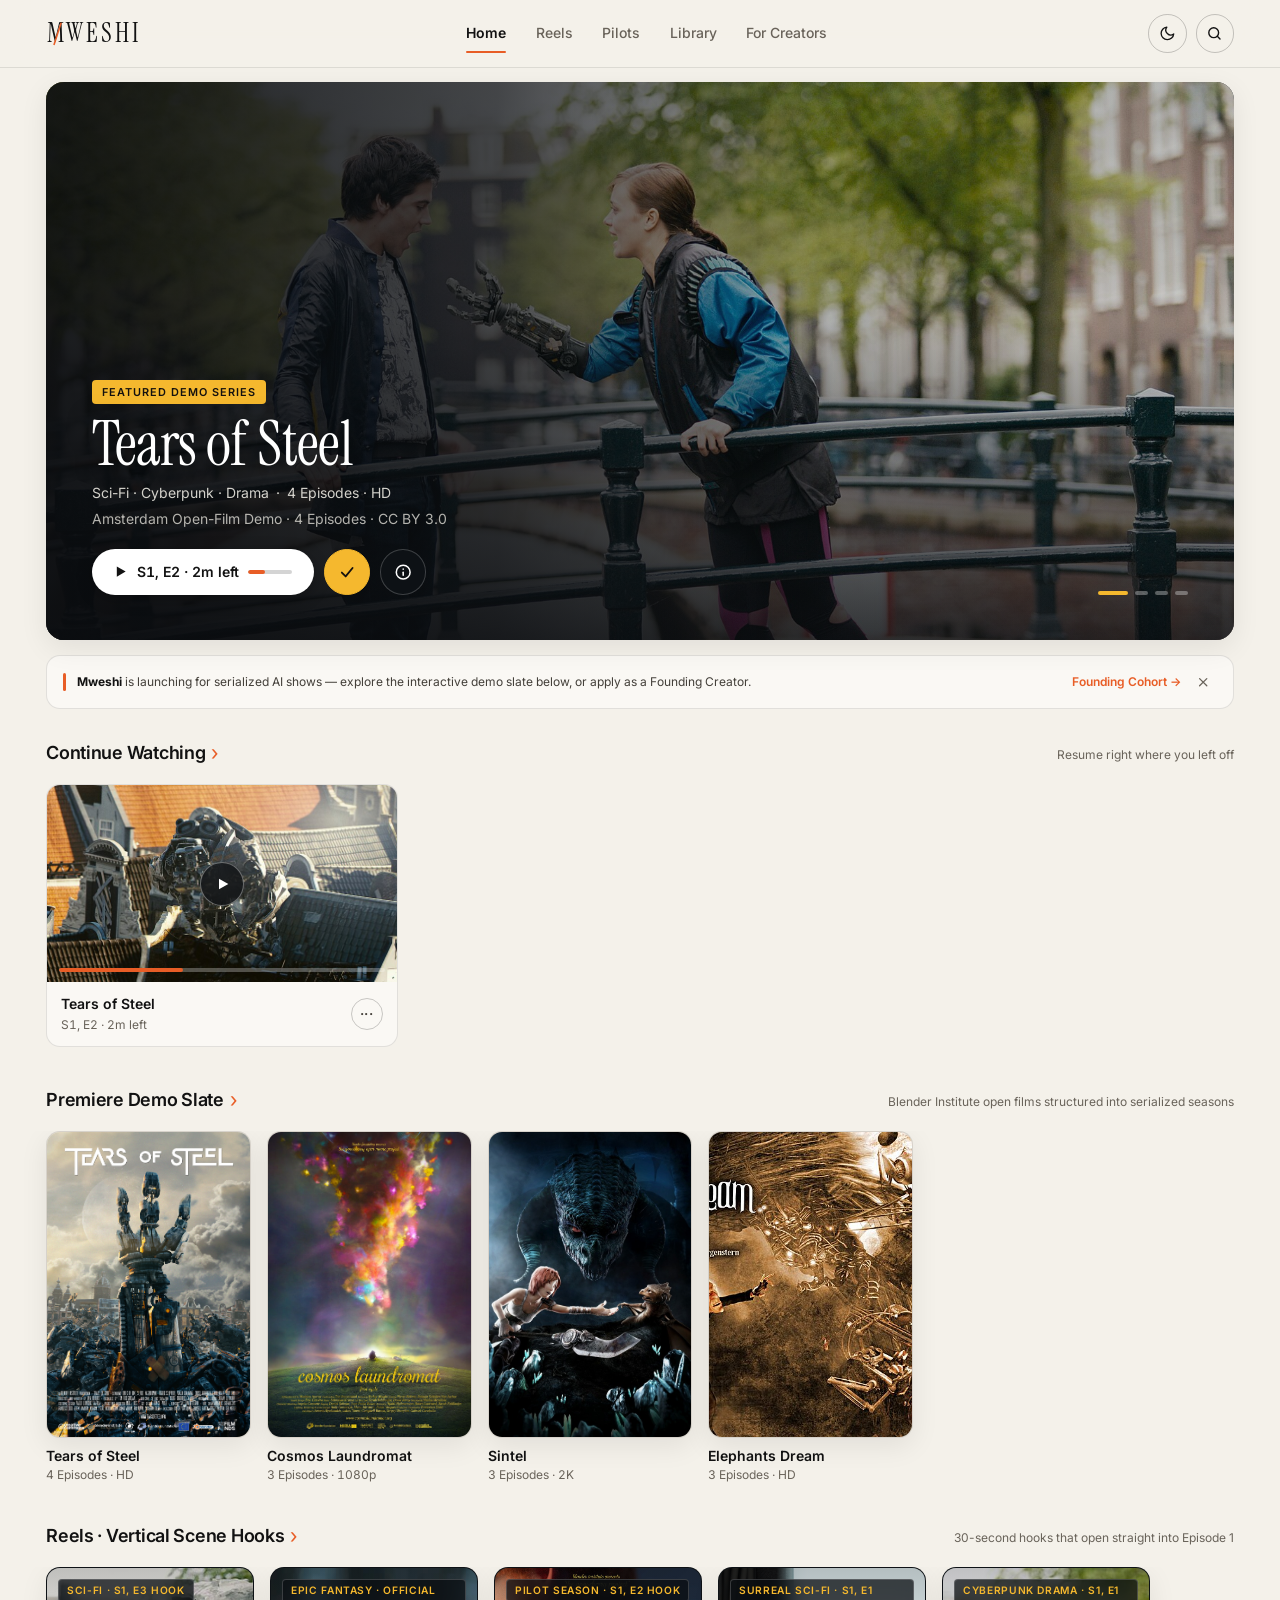
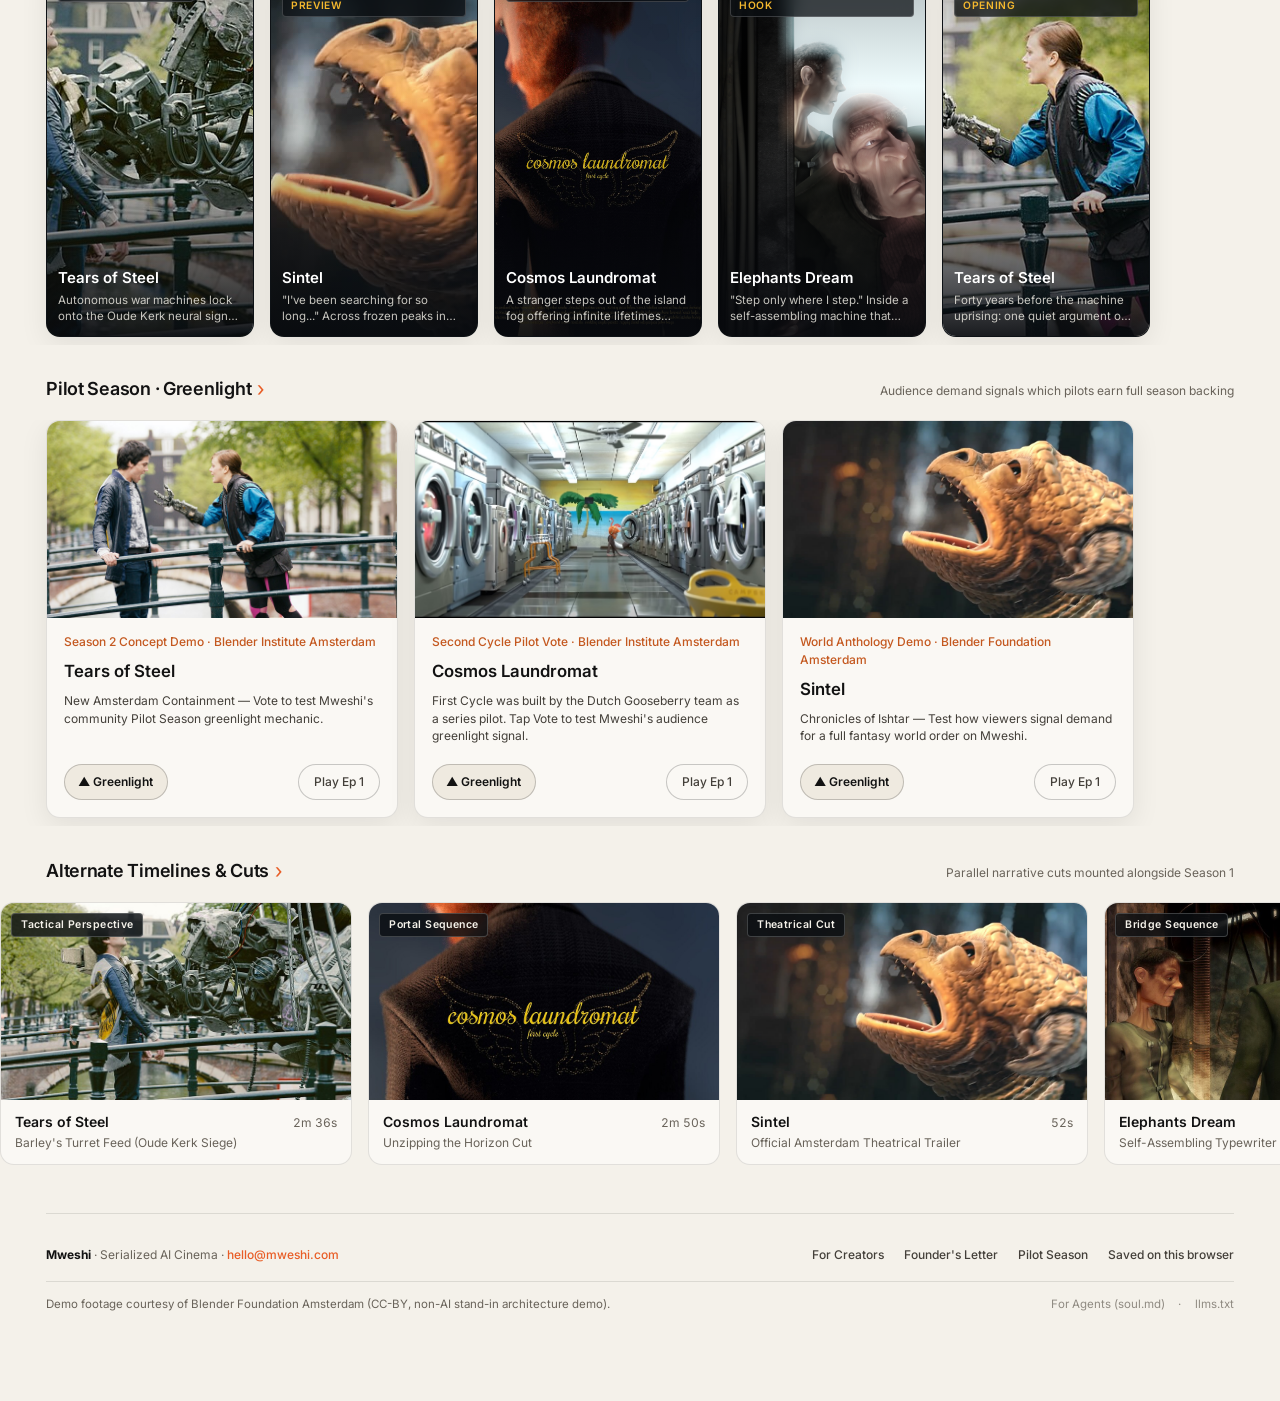
<file: index.html>
<!doctype html>
<html lang="en" data-theme="daylight">
<head>
  <meta charset="utf-8">
  <meta name="viewport" content="width=device-width, initial-scale=1, viewport-fit=cover">
  <title>Mweshi — Serialized AI Cinema</title>
  <meta name="description" content="Mweshi is a dedicated streaming platform for serialized AI shows. Watch episodes in order, swipe vertical scene Reels into full series, and inspect full Made With provenance.">
  <meta name="theme-color" content="#F4F1EA" id="theme-color-meta">
  <link rel="icon" href="favicon.svg" type="image/svg+xml">
  <link rel="preconnect" href="https://fonts.googleapis.com">
  <link rel="preconnect" href="https://fonts.gstatic.com" crossorigin>
  <link rel="stylesheet" href="https://fonts.googleapis.com/css2?family=Instrument+Serif:ital@0;1&family=Inter:wght@400;500;600&display=swap">
  <script>
    (function () {
      try {
        var raw = localStorage.getItem("tesser.state.v2");
        var parsed = raw ? JSON.parse(raw) : null;
        var theme = parsed && parsed.theme === "petrol" ? "petrol" : "daylight";
        document.documentElement.setAttribute("data-theme", theme);
        var meta = document.getElementById("theme-color-meta");
        if (meta) meta.setAttribute("content", theme === "petrol" ? "#0B171A" : "#F4F1EA");
      } catch (_) {}
    })();
  </script>
  <link rel="stylesheet" href="assets/css/tokens.css">
  <link rel="stylesheet" href="assets/css/app.css">
  <script src="assets/js/catalog.js" defer></script>
  <script src="assets/js/store.js" defer></script>
  <script src="assets/js/app.js" defer></script>
</head>
<body>
  <a class="sr-only" href="#app-root">Skip to content</a>

  <!-- Open Architectural Top Navigation (Bare Aperture Serif Wordmark — Zero Pill, Zero Dot) -->
  <header class="top-chrome" id="top-chrome">
    <a class="brand-lockup" href="#/" aria-label="Mweshi Home">
      <svg class="brand-wordmark-svg" viewBox="0 0 150 46" fill="none" xmlns="http://www.w3.org/2000/svg" role="img" aria-label="MWESHI">
        <text x="1" y="36" fill="currentColor" font-family="'Instrument Serif', 'Iowan Old Style', Georgia, serif" font-size="40" font-weight="400" letter-spacing="4.2">MWESHI</text>
        <line x1="12" y1="41" x2="23" y2="7" stroke="var(--accent)" stroke-width="2.4" stroke-linecap="butt"/>
      </svg>
    </a>

    <nav class="desktop-nav" aria-label="Primary navigation">
      <a class="nav-link" href="#/" data-nav="home" aria-current="page">Home</a>
      <a class="nav-link" href="#/reels" data-nav="reels">Reels</a>
      <a class="nav-link" href="#/pilots" data-nav="pilots">Pilots</a>
      <a class="nav-link" href="#/library" data-nav="library">Library</a>
      <a class="nav-link" href="#/creators" data-nav="creators">For Creators</a>
    </nav>

    <div class="top-actions">
      <button class="icon-btn" type="button" id="theme-toggle-btn" aria-label="Switch to Midnight Petrol dark theme" title="Switch theme (Daylight / Midnight Petrol)">
        <svg id="theme-toggle-icon" viewBox="0 0 24 24" fill="none" stroke="currentColor" stroke-width="1.9" stroke-linecap="round" stroke-linejoin="round" aria-hidden="true">
          <path d="M21 12.8A9 9 0 1 1 11.2 3a7 7 0 0 0 9.8 9.8z"></path>
        </svg>
      </button>
      <a class="icon-btn desktop-search-btn" href="#/search" data-nav="search" aria-label="Search catalogue" title="Search">
        <svg viewBox="0 0 24 24" fill="none" stroke="currentColor" stroke-width="2" stroke-linecap="round" stroke-linejoin="round" aria-hidden="true">
          <circle cx="11" cy="11" r="7"></circle>
          <line x1="20" y1="20" x2="16.2" y2="16.2"></line>
        </svg>
      </a>
    </div>
  </header>

  <!-- Dynamic Application Stage -->
  <main id="app-root" tabindex="-1">
    <noscript>
      <div class="page-shell">
        <h1 class="page-title">Mweshi — Serialized AI Cinema</h1>
        <p class="page-lede">Enable JavaScript to use the interactive episodic streaming player, vertical Reels feed, and series provenance dossier. You can also read the <a href="letter/" style="text-decoration:underline">founder's letter</a> or <a href="soul.md" style="text-decoration:underline">agent overview</a>.</p>
      </div>
    </noscript>
  </main>

  <!-- Mobile & Tablet Floating Bottom Dock + Detached Search Circle -->
  <div class="bottom-dock-wrap" id="bottom-dock-wrap">
    <nav class="bottom-dock" aria-label="Mobile navigation">
      <a class="dock-tab" href="#/" data-nav="home" aria-current="page">
        <svg viewBox="0 0 24 24" fill="currentColor" aria-hidden="true"><path d="M12 3.2 3 10.4V20a1 1 0 0 0 1 1h5.5v-6h5v6H20a1 1 0 0 0 1-1v-9.6L12 3.2Z"/></svg>
        <span>Home</span>
      </a>
      <a class="dock-tab" href="#/reels" data-nav="reels">
        <svg viewBox="0 0 24 24" fill="none" stroke="currentColor" stroke-width="1.9" stroke-linecap="round" stroke-linejoin="round" aria-hidden="true"><rect x="5" y="2.5" width="14" height="19" rx="3"/><polygon points="10 8.5 15.5 12 10 15.5 10 8.5" fill="currentColor" stroke="none"/></svg>
        <span>Reels</span>
      </a>
      <a class="dock-tab" href="#/pilots" data-nav="pilots">
        <svg viewBox="0 0 24 24" fill="none" stroke="currentColor" stroke-width="1.9" stroke-linecap="round" stroke-linejoin="round" aria-hidden="true"><path d="M12 3l2.6 5.5 6 .8-4.4 4.2 1.1 6-5.3-2.9-5.3 2.9 1.1-6-4.4-4.2 6-.8L12 3z"/></svg>
        <span>Pilots</span>
      </a>
      <a class="dock-tab" href="#/library" data-nav="library">
        <svg viewBox="0 0 24 24" fill="none" stroke="currentColor" stroke-width="1.9" stroke-linecap="round" stroke-linejoin="round" aria-hidden="true"><rect x="3.5" y="4" width="17" height="16" rx="2.5"/><line x1="8" y1="9" x2="16" y2="9"/><line x1="8" y1="13" x2="13.5" y2="13"/></svg>
        <span>Library</span>
      </a>
      <a class="dock-tab" href="#/creators" data-nav="creators">
        <svg viewBox="0 0 24 24" fill="none" stroke="currentColor" stroke-width="1.9" stroke-linecap="round" stroke-linejoin="round" aria-hidden="true"><circle cx="12" cy="8" r="3.8"/><path d="M5 20c0-3.5 3.1-6 7-6s7 2.5 7 6"/></svg>
        <span>Creators</span>
      </a>
    </nav>

    <a class="dock-search-btn" href="#/search" data-nav="search" aria-label="Search">
      <svg viewBox="0 0 24 24" fill="none" stroke="currentColor" stroke-width="2.1" stroke-linecap="round" stroke-linejoin="round" aria-hidden="true">
        <circle cx="11" cy="11" r="7"></circle>
        <line x1="20" y1="20" x2="16.2" y2="16.2"></line>
      </svg>
    </a>
  </div>

  <!-- Edge-to-Edge Cinema Player Overlay (Darkroom Theater Mode) -->
  <div class="player-modal" id="player-modal" role="dialog" aria-modal="true" aria-label="Video player" hidden>
    <div class="player-stage" id="player-stage" data-aspect="cinema">
      <video id="cinema-video" playsinline preload="metadata"></video>
      <iframe id="cinema-iframe" allow="autoplay; encrypted-media; picture-in-picture; fullscreen" allowfullscreen hidden title="Creator screener player"></iframe>

      <!-- Buffering & Graceful Error Recovery Overlay -->
      <div class="player-status-overlay" id="player-status" hidden>
        <div class="player-spinner" id="player-spinner"></div>
        <div id="player-status-msg" style="font-size:var(--text-sm);color:rgba(245,242,234,0.88);max-width:22rem;">Loading episode stream&hellip;</div>
        <button class="btn-play-white" type="button" id="player-retry-btn" hidden style="height:2.45rem;min-width:auto;padding:0 1.2rem;">Retry Stream</button>
      </div>

      <!-- Top Translucent Player Chrome -->
      <div class="player-top-chrome">
        <div class="player-title-group">
          <button class="glass-icon-btn" type="button" id="player-close-btn" aria-label="Close player">
            <svg viewBox="0 0 24 24" fill="none" stroke="currentColor" stroke-width="2.1" stroke-linecap="round" aria-hidden="true"><line x1="6" y1="6" x2="18" y2="18"/><line x1="18" y1="6" x2="6" y2="18"/></svg>
          </button>
          <div class="player-title-text">
            <div id="player-series-label"></div>
            <div id="player-ep-label" class="tabular"></div>
          </div>
        </div>

        <div class="player-top-actions">
          <button class="glass-chip glass-chip--cinema" type="button" id="player-aspect-btn" title="Switch Cinema 16:9 / Feed 9:16 crop">
            16:9
          </button>
          <button class="glass-chip glass-chip--cinema" type="button" id="player-test-end-btn" title="Jump to last 5 seconds (debug mode)" hidden>
            End Card
          </button>
          <button class="glass-icon-btn" type="button" id="player-fs-btn" aria-label="Toggle fullscreen">
            <svg viewBox="0 0 24 24" fill="none" stroke="currentColor" stroke-width="2" stroke-linecap="round" stroke-linejoin="round" aria-hidden="true"><polyline points="15 3 21 3 21 9"/><polyline points="9 21 3 21 3 15"/><line x1="21" y1="3" x2="14" y2="10"/><line x1="3" y1="21" x2="10" y2="14"/></svg>
          </button>
        </div>
      </div>

      <!-- Bottom Scrubber Chrome -->
      <div class="player-bottom-chrome" id="player-bottom-chrome">
        <div class="player-controls-row">
          <div class="player-controls-group">
            <button class="glass-icon-btn" type="button" id="player-playpause-btn" aria-label="Play or pause">
              <svg id="player-play-icon" viewBox="0 0 24 24" fill="currentColor" aria-hidden="true"><polygon points="7 5 19 12 7 19 7 5"/></svg>
            </button>
            <button class="glass-chip glass-chip--cinema tabular" type="button" id="player-back10-btn" aria-label="Back 10 seconds">-10s</button>
            <button class="glass-chip glass-chip--cinema tabular" type="button" id="player-fwd10-btn" aria-label="Forward 10 seconds">+10s</button>
          </div>
          <div class="player-controls-group">
            <button class="glass-chip glass-chip--cinema" type="button" id="player-mute-btn" aria-label="Toggle sound">
              <svg id="player-mute-icon" width="15" height="15" viewBox="0 0 24 24" fill="none" stroke="currentColor" stroke-width="2" stroke-linecap="round" stroke-linejoin="round" aria-hidden="true"><polygon points="11 5 6 9 2 9 2 15 6 15 11 19 11 5"/><path d="M15.54 8.46a5 5 0 0 1 0 7.07"/><path d="M19.07 4.93a10 10 0 0 1 0 14.14"/></svg>
              <span class="player-chip-label" id="player-mute-label">Sound</span>
            </button>
            <button class="glass-chip glass-chip--cinema" type="button" id="player-provenance-btn" aria-label="Made With provenance">
              <svg width="15" height="15" viewBox="0 0 24 24" fill="none" stroke="currentColor" stroke-width="2" stroke-linecap="round" stroke-linejoin="round" aria-hidden="true"><circle cx="12" cy="12" r="9"/><line x1="12" y1="16" x2="12" y2="12"/><line x1="12" y1="8" x2="12.01" y2="8"/></svg>
              <span class="player-chip-label">Made With</span>
            </button>
          </div>
        </div>

        <div class="scrubber-row" id="player-scrubber-row">
          <span class="scrubber-time tabular" id="player-elapsed" style="text-align:left;">0:00</span>
          <input class="scrubber-input" type="range" id="player-scrubber" min="0" max="100" value="0" step="0.25" aria-label="Episode timeline">
          <span class="scrubber-time tabular" id="player-remaining">-0:00</span>
        </div>
      </div>

      <!-- Non-Occluding Floating Bottom-Right Up-Next Card -->
      <div class="upnext-overlay" id="player-upnext" hidden>
        <div class="upnext-head">
          <span class="upnext-eyebrow">Up Next</span>
          <button class="glass-icon-btn" type="button" id="upnext-dismiss-btn" style="width:1.85rem;height:1.85rem;" aria-label="Dismiss Up Next">
            <svg viewBox="0 0 24 24" fill="none" stroke="currentColor" stroke-width="2.2" stroke-linecap="round" aria-hidden="true"><line x1="6" y1="6" x2="18" y2="18"/><line x1="18" y1="6" x2="6" y2="18"/></svg>
          </button>
        </div>
        <p class="upnext-series" id="upnext-series-title">Tears of Steel</p>
        <p class="upnext-ep" id="upnext-ep-title">S1, E2 · Forty Years Later</p>
        <div style="display:flex;align-items:center;gap:0.55rem;">
          <button class="btn-play-white" type="button" id="upnext-play-btn" style="height:2.5rem;min-width:auto;padding:0 1.1rem;">
            <svg viewBox="0 0 24 24" fill="none" stroke="currentColor" stroke-width="2.3" stroke-linecap="round" stroke-linejoin="round" aria-hidden="true"><path d="M21 12a9 9 0 1 1-3-6.7"/><polyline points="21 3 21 9 15 9"/></svg>
            <span id="upnext-btn-label">Next Episode</span>
          </button>
          <button class="glass-chip glass-chip--cinema" type="button" id="upnext-replay-btn" style="height:2.5rem;padding:0 1rem;">Replay</button>
        </div>
      </div>
    </div>
  </div>

  <!-- Reusable Sheet Modal (Provenance Quick View & Local Storage Info) -->
  <dialog class="apple-sheet" id="apple-sheet">
    <div class="sheet-header">
      <h3 id="sheet-title">Details</h3>
      <button class="icon-btn" type="button" id="sheet-close-btn" style="width:2.1rem;height:2.1rem;" aria-label="Close">
        <svg viewBox="0 0 24 24" fill="none" stroke="currentColor" stroke-width="2" stroke-linecap="round" aria-hidden="true"><line x1="6" y1="6" x2="18" y2="18"/><line x1="18" y1="6" x2="6" y2="18"/></svg>
      </button>
    </div>
    <div class="sheet-content" id="sheet-body"></div>
  </dialog>

  <!-- Subtle Floating Toast -->
  <div class="toast" id="app-toast" role="status" aria-live="polite" hidden></div>
</body>
</html>
</file>
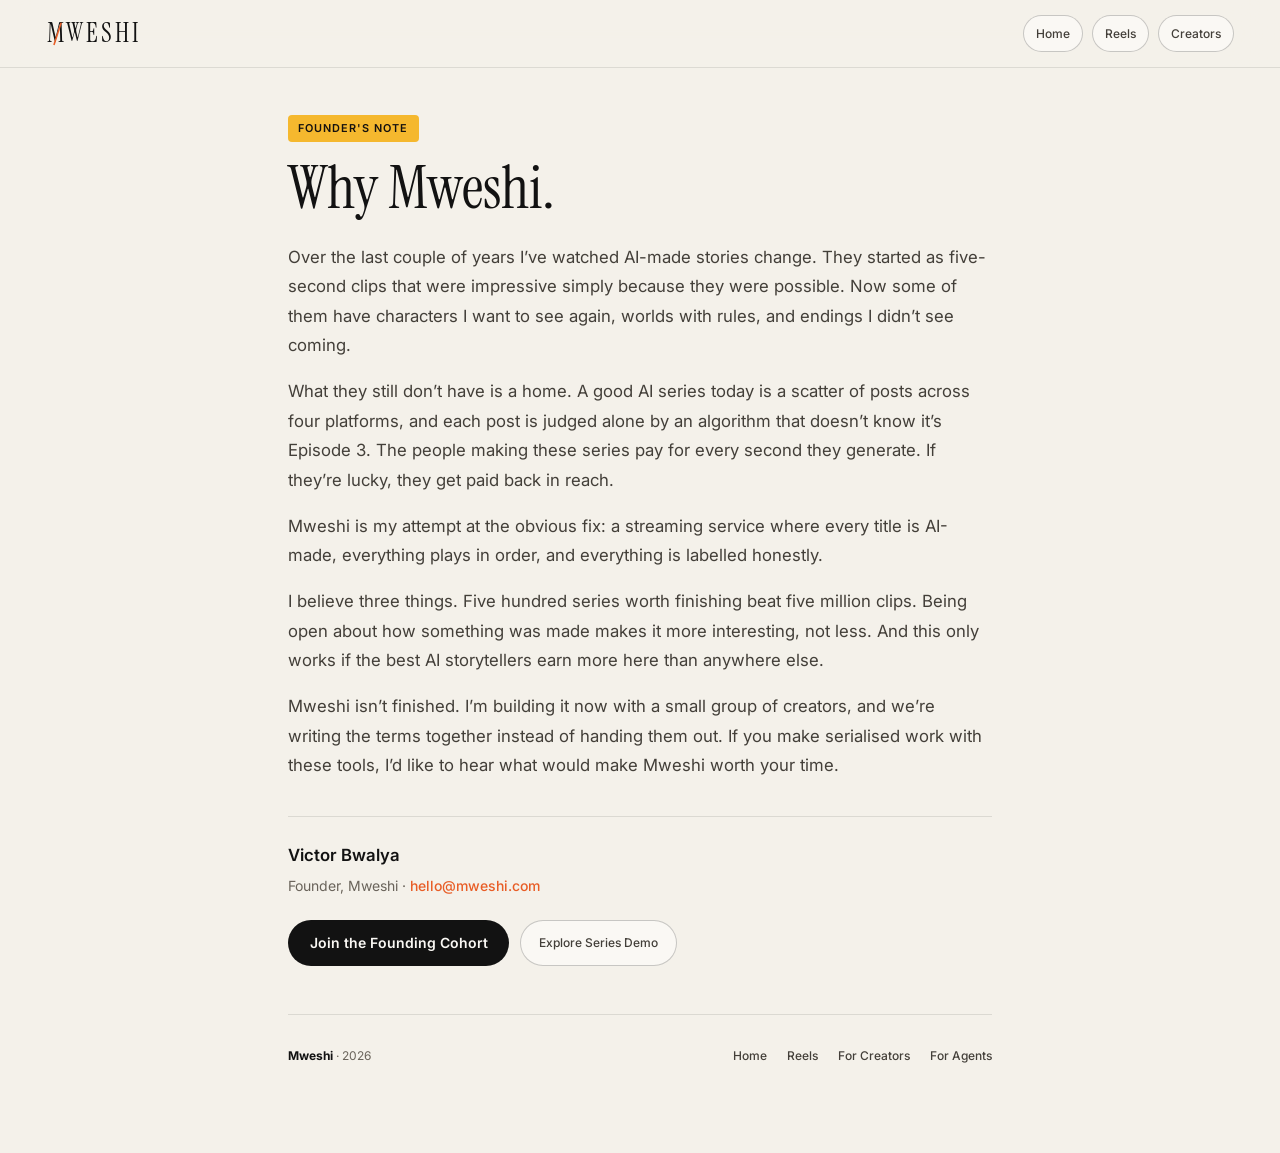
<file: letter/index.html>
<!doctype html>
<html lang="en" data-theme="daylight">
<head>
  <meta charset="utf-8">
  <meta name="viewport" content="width=device-width, initial-scale=1">
  <title>A letter from the founder · Mweshi</title>
  <meta name="description" content="Why Mweshi exists, and what it believes about serialized AI storytelling.">
  <meta name="theme-color" content="#F4F1EA" id="theme-color-meta">
  <link rel="icon" href="../favicon.svg" type="image/svg+xml">
  <link rel="preconnect" href="https://fonts.googleapis.com">
  <link rel="preconnect" href="https://fonts.gstatic.com" crossorigin>
  <link rel="stylesheet" href="https://fonts.googleapis.com/css2?family=Instrument+Serif:ital@0;1&family=Inter:wght@400;500;600&display=swap">
  <script>
    (function () {
      try {
        var raw = localStorage.getItem("tesser.state.v2");
        var parsed = raw ? JSON.parse(raw) : null;
        var theme = parsed && parsed.theme === "petrol" ? "petrol" : "daylight";
        document.documentElement.setAttribute("data-theme", theme);
        var meta = document.getElementById("theme-color-meta");
        if (meta) meta.setAttribute("content", theme === "petrol" ? "#0B171A" : "#F4F1EA");
      } catch (_) {}
    })();
  </script>
  <link rel="stylesheet" href="../assets/css/tokens.css">
  <link rel="stylesheet" href="../assets/css/app.css">
</head>
<body>
  <header class="top-chrome">
    <a class="brand-lockup" href="../#/" aria-label="Mweshi Home">
      <svg class="brand-wordmark-svg" viewBox="0 0 150 46" fill="none" xmlns="http://www.w3.org/2000/svg" role="img" aria-label="MWESHI">
        <text x="1" y="36" fill="currentColor" font-family="'Instrument Serif', 'Iowan Old Style', Georgia, serif" font-size="40" font-weight="400" letter-spacing="4.2">MWESHI</text>
        <line x1="12" y1="41" x2="23" y2="7" stroke="var(--accent)" stroke-width="2.4" stroke-linecap="butt"/>
      </svg>
    </a>
    <nav class="top-actions" aria-label="Letter navigation">
      <a class="glass-chip" href="../#/" style="padding:0 0.75rem;">Home</a>
      <a class="glass-chip letter-nav-reels" href="../#/reels" style="padding:0 0.75rem;">Reels</a>
      <a class="glass-chip" href="../#/creators" style="padding:0 0.75rem;">Creators</a>
    </nav>
    <style>
      .letter-nav-reels { display: none; }
      @media (min-width: 36rem) { .letter-nav-reels { display: inline-flex; } }
    </style>
  </header>

  <main id="main" class="page-shell" style="max-width:44rem;padding-top:calc(var(--header-h) + 2.75rem);">
    <article style="line-height:1.75;color:var(--ink-secondary);font-size:1.05rem;">
      <span class="hero-eyebrow-pill" style="margin-bottom:1rem;">Founder's Note</span>
      <h1 style="font-family:var(--font-serif);font-weight:400;font-size:clamp(2.6rem,5.2vw,3.75rem);line-height:1.02;color:var(--ink);margin:0 0 1.5rem;">Why Mweshi.</h1>

      <p>Over the last couple of years I&rsquo;ve watched AI-made stories change. They started as five-second clips that were impressive simply because they were possible. Now some of them have characters I want to see again, worlds with rules, and endings I didn&rsquo;t see coming.</p>

      <p>What they still don&rsquo;t have is a home. A good AI series today is a scatter of posts across four platforms, and each post is judged alone by an algorithm that doesn&rsquo;t know it&rsquo;s Episode&nbsp;3. The people making these series pay for every second they generate. If they&rsquo;re lucky, they get paid back in reach.</p>

      <p>Mweshi is my attempt at the obvious fix: a streaming service where every title is AI-made, everything plays in order, and everything is labelled honestly.</p>

      <p>I believe three things. Five hundred series worth finishing beat five million clips. Being open about how something was made makes it more interesting, not less. And this only works if the best AI storytellers earn more here than anywhere else.</p>

      <p>Mweshi isn&rsquo;t finished. I&rsquo;m building it now with a small group of creators, and we&rsquo;re writing the terms together instead of handing them out. If you make serialised work with these tools, I&rsquo;d like to hear what would make Mweshi worth your time.</p>

      <div style="margin-top:2.25rem;padding-top:1.5rem;border-top:1px solid var(--hairline);">
        <p style="margin:0;color:var(--ink);font-weight:var(--w-semibold);">Victor Bwalya</p>
        <p style="margin:0.2rem 0 1.35rem;font-size:var(--text-sm);color:var(--ink-muted);">
          Founder, Mweshi &middot; <a href="mailto:hello@mweshi.com" style="color:var(--accent);font-weight:500;">hello@mweshi.com</a>
        </p>
        <div style="display:flex;gap:0.65rem;flex-wrap:wrap;">
          <a class="btn-primary" href="../#/creators">Join the Founding Cohort</a>
          <a class="glass-chip" style="height:2.85rem;padding:0 1.15rem;" href="../#/series/tears-of-steel">Explore Series Demo</a>
        </div>
      </div>
    </article>
  </main>

  <footer class="app-footer" style="max-width:44rem;">
    <div class="app-footer-top">
      <div><strong style="color:var(--ink);">Mweshi</strong> &middot; 2026</div>
      <div class="app-footer-links">
        <a href="../#/">Home</a>
        <a href="../#/reels">Reels</a>
        <a href="../#/creators">For Creators</a>
        <a href="../soul.md">For Agents</a>
      </div>
    </div>
  </footer>
</body>
</html>
</file>
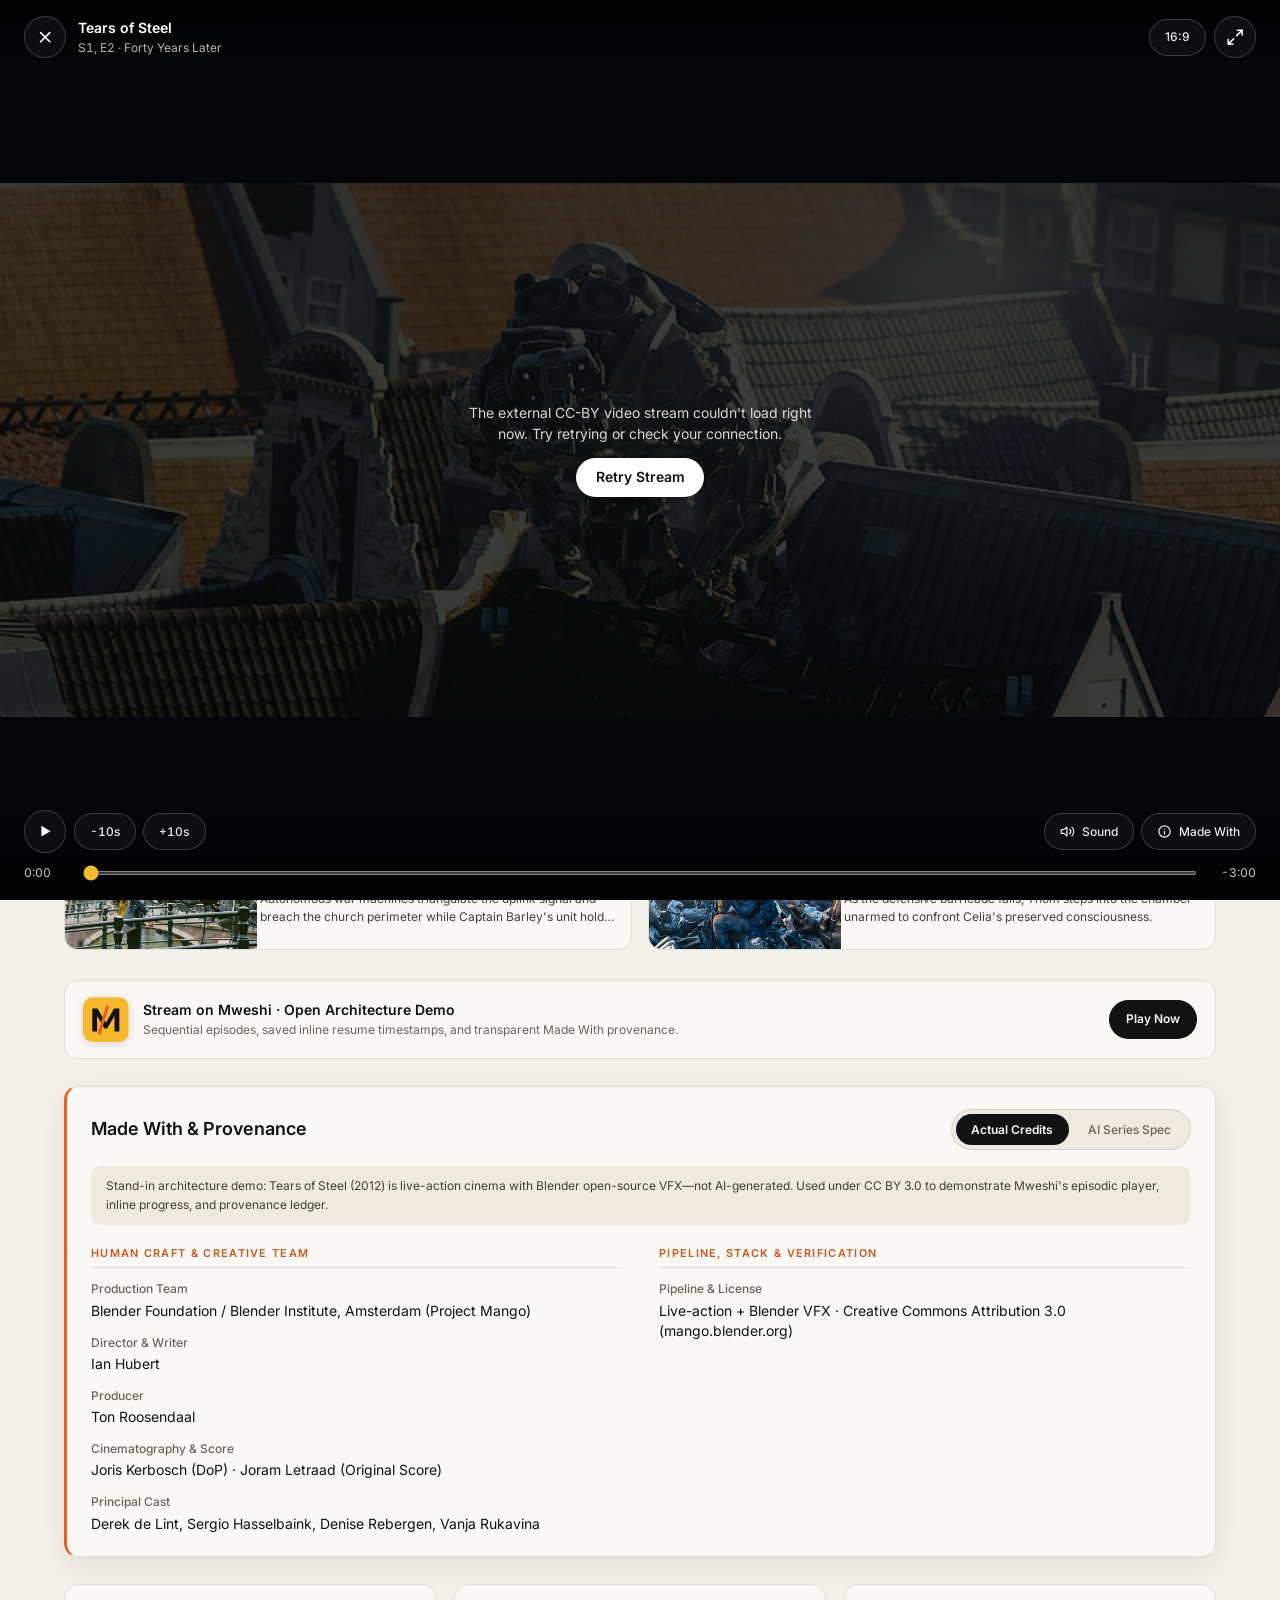
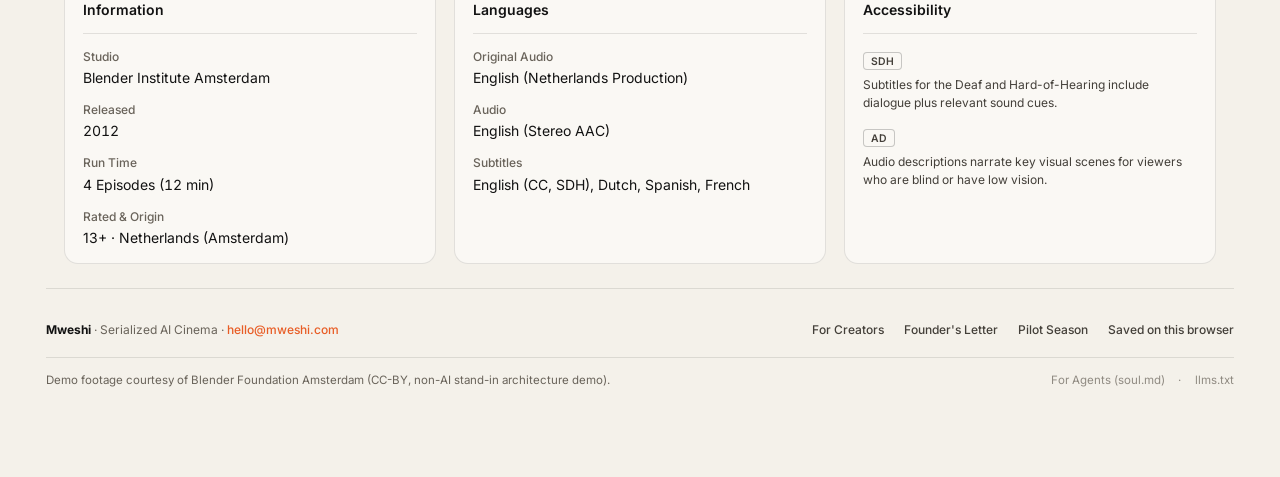
<file: watch/index.html>
<!doctype html>
<html lang="en" data-theme="daylight">
<head>
  <meta charset="utf-8">
  <meta name="viewport" content="width=device-width, initial-scale=1">
  <title>Watch Demo · Mweshi</title>
  <meta name="theme-color" content="#F4F1EA">
  <link rel="icon" href="../favicon.svg" type="image/svg+xml">
  <link rel="stylesheet" href="../assets/css/tokens.css">
  <link rel="stylesheet" href="../assets/css/app.css">
  <script>
    window.location.replace("../#/series/tears-of-steel?play=1");
  </script>
</head>
<body>
  <main class="page-shell">
    <h1 class="page-title">Opening Mweshi Cinema Player&hellip;</h1>
    <p class="page-lede">Launching the serialized 4-episode architecture demo (<em>Tears of Steel</em> &middot; Blender Foundation Amsterdam, CC BY 3.0).</p>
    <a class="btn-primary" href="../#/series/tears-of-steel?play=1">Open Series Player</a>
  </main>
</body>
</html>
</file>
<file: assets/css/tokens.css>
/* Mweshi — Daylight Film Gallery (Theme B) & Midnight Petrol Darkroom (Theme C)
   Optical Design Tokens:
   - Default (Daylight Film Gallery): Warm archival stone-linen paper (#F4F1EA),
     matte charcoal ink (#121212), Burnt Tangerine (#E85D26) + Kodak Saffron (#F5B82E)
     accents. Breaks away from generic OLED-black templates while letting cinema
     artwork pop like framed exhibition prints.
   - Optional Darkroom ([data-theme="petrol"]): Deep velvety Midnight Petrol (#0B171A),
     sunlit ivory (#F0ECE1), and Burnished Copper (#E0863B) accents.
   - Video Playback & Reels Stage: Always enter calibrated theater darkroom (#090D10).
   - Typography: Instrument Serif display + SF Pro / Inter UI, 3 weights, tabular numerals. */

:root,
[data-theme="daylight"] {
  color-scheme: light;

  /* Surfaces — Warm Archival Stone Gallery */
  --bg: #f4f1ea;
  --bg-elevated: #ece7dc;
  --surface-1: #faf8f4;
  --surface-2: #efeae0;
  --surface-3: #e3dcd0;

  /* Floating Translucent Chrome (Light Frosted Glass) */
  --glass-bg: rgba(250, 248, 244, 0.84);
  --glass-bg-strong: rgba(250, 248, 244, 0.94);
  --glass-pill: rgba(18, 18, 18, 0.06);
  --glass-pill-hover: rgba(18, 18, 18, 0.11);
  --glass-border: rgba(18, 18, 18, 0.11);
  --glass-border-strong: rgba(18, 18, 18, 0.2);
  --glass-blur: blur(22px) saturate(140%);
  --shadow-soft: 0 8px 28px rgba(18, 16, 12, 0.08);
  --shadow-float: 0 14px 36px rgba(18, 16, 12, 0.14);

  /* Header Bar Backdrop */
  --header-bg: rgba(244, 241, 234, 0.88);
  --header-border: rgba(18, 18, 18, 0.1);

  /* Ink & Hierarchy */
  --ink: #121212;
  --ink-secondary: #433f39;
  --ink-muted: #69635a;
  --ink-faint: rgba(18, 18, 18, 0.36);

  /* Dividers */
  --hairline: rgba(18, 18, 18, 0.11);
  --hairline-strong: rgba(18, 18, 18, 0.22);

  /* Functional Brand Accents (Burnt Tangerine + Kodak Saffron) */
  --accent: #e85d26;
  --accent-hover: #cf4e1c;
  --accent-ink: #ffffff;
  --accent-soft: rgba(232, 93, 38, 0.11);
  --saffron: #f5b82e;
  --saffron-ink: #14110f;
  --provenance: #c4581f;
  --provenance-border: rgba(232, 93, 38, 0.45);

  /* Primary Buttons on Canvas */
  --cta-bg: #121212;
  --cta-ink: #faf8f4;
  --cta-hover: #2a2825;

  /* Primary Buttons Over Dark Cinema Art / Video */
  --cinema-cta-bg: #ffffff;
  --cinema-cta-ink: #121212;
  --cinema-cta-hover: #f2ede3;

  /* Always-Dark Cinema Chrome (Hero overlay, Reels, Video Player) */
  --cinema-bg: #0a0f12;
  --cinema-glass: rgba(16, 20, 24, 0.74);
  --cinema-glass-hover: rgba(28, 34, 40, 0.88);
  --cinema-border: rgba(255, 255, 255, 0.2);

  /* Typography */
  --font-sans: -apple-system, BlinkMacSystemFont, "SF Pro Display", "SF Pro Text", "Inter", system-ui, "Segoe UI", sans-serif;
  --font-serif: "Instrument Serif", "Iowan Old Style", "Palatino Linotype", Georgia, serif;

  /* Strict Optical Type Scale */
  --text-xs: 0.75rem;
  --text-sm: 0.875rem;
  --text-base: 1.0rem;
  --text-lg: clamp(1.125rem, 1.35vw, 1.35rem);
  --text-hero: clamp(2.35rem, 4.8vw, 4.35rem);

  /* Weights */
  --w-regular: 400;
  --w-medium: 500;
  --w-semibold: 600;

  /* Concentric Radii */
  --r-xs: 4px;
  --r-sm: 10px;
  --r-card: 14px;
  --r-hero: 18px;
  --r-sheet: 22px;
  --r-pill: 9999px;

  /* Spacing & Layout */
  --gutter: clamp(1.125rem, 3.6vw, 3.25rem);
  --max-w: 88rem;
  --header-h: 4.25rem;
  --dock-offset: 5.75rem;

  /* Calm, Physical Motion */
  --dur-fast: 160ms;
  --dur-med: 280ms;
  --ease-out: cubic-bezier(0.22, 1, 0.36, 1);
}

/* Theme C — Midnight Petrol & Burnished Copper Darkroom */
[data-theme="petrol"] {
  color-scheme: dark;

  --bg: #0b171a;
  --bg-elevated: #0f1f24;
  --surface-1: #122429;
  --surface-2: #193036;
  --surface-3: #223f47;

  --glass-bg: rgba(15, 31, 36, 0.82);
  --glass-bg-strong: rgba(12, 25, 29, 0.94);
  --glass-pill: rgba(240, 236, 225, 0.1);
  --glass-pill-hover: rgba(240, 236, 225, 0.17);
  --glass-border: rgba(240, 236, 225, 0.13);
  --glass-border-strong: rgba(240, 236, 225, 0.24);
  --shadow-soft: 0 10px 30px rgba(0, 0, 0, 0.35);
  --shadow-float: 0 16px 40px rgba(0, 0, 0, 0.58);

  --header-bg: rgba(11, 23, 26, 0.88);
  --header-border: rgba(240, 236, 225, 0.11);

  --ink: #f0ece1;
  --ink-secondary: rgba(240, 236, 225, 0.78);
  --ink-muted: #8ea3a7;
  --ink-faint: rgba(240, 236, 225, 0.36);

  --hairline: rgba(240, 236, 225, 0.11);
  --hairline-strong: rgba(240, 236, 225, 0.22);

  --accent: #e0863b;
  --accent-hover: #eb964e;
  --accent-ink: #0b171a;
  --accent-soft: rgba(224, 134, 59, 0.15);
  --saffron: #f5b82e;
  --saffron-ink: #14110f;
  --provenance: #e59a55;
  --provenance-border: rgba(224, 134, 59, 0.52);

  --cta-bg: #f0ece1;
  --cta-ink: #0b171a;
  --cta-hover: #ffffff;
}
</file>
<file: assets/css/app.css>
/* Mweshi — Daylight Film Gallery & Midnight Petrol Application Styles
   Depends on tokens.css. Built for calm cinema legibility across desktop & mobile. */

*, *::before, *::after { box-sizing: border-box; }
[hidden] { display: none !important; }

html {
  background: var(--bg);
  color: var(--ink);
  font-family: var(--font-sans);
  -webkit-font-smoothing: antialiased;
  -moz-osx-font-smoothing: grayscale;
  text-rendering: optimizeLegibility;
}

body {
  margin: 0;
  min-height: 100dvh;
  background: var(--bg);
  color: var(--ink);
  font-size: var(--text-base);
  line-height: 1.48;
  overflow-x: hidden;
  padding-bottom: calc(var(--dock-offset) + env(safe-area-inset-bottom, 0px));
  transition: background-color var(--dur-med) var(--ease-out), color var(--dur-med) var(--ease-out);
}

body.route-reels {
  background: var(--cinema-bg);
  color: #f5f2ea;
  padding-bottom: 0;
}

img, video, svg { display: block; max-width: 100%; }
button, input, textarea, select { font: inherit; color: inherit; }
button { cursor: pointer; background: none; border: 0; padding: 0; }
a { color: inherit; text-decoration: none; }

.tabular { font-variant-numeric: tabular-nums; }

:focus-visible {
  outline: 2px solid var(--accent);
  outline-offset: 3px;
}

.sr-only {
  position: absolute; width: 1px; height: 1px; overflow: hidden;
  clip: rect(0 0 0 0); clip-path: inset(50%); white-space: nowrap;
}

/* ==========================================================================
   1. Open Architectural Top Navigation + Mobile Floating Bottom Dock
   ========================================================================== */

.top-chrome {
  position: fixed;
  top: 0; left: 0; right: 0;
  z-index: 90;
  height: var(--header-h);
  display: flex;
  align-items: center;
  justify-content: space-between;
  gap: 1rem;
  padding: 0 var(--gutter);
  background: var(--header-bg);
  backdrop-filter: var(--glass-blur);
  -webkit-backdrop-filter: var(--glass-blur);
  border-bottom: 1px solid var(--header-border);
  transition: background-color var(--dur-med) var(--ease-out), border-color var(--dur-med) var(--ease-out);
}

/* Reels darkroom transparent top bar */
body.route-reels .top-chrome {
  background: linear-gradient(180deg, rgba(8, 12, 15, 0.84) 0%, rgba(8, 12, 15, 0) 100%);
  backdrop-filter: none;
  -webkit-backdrop-filter: none;
  border-bottom-color: transparent;
  color: #f5f2ea;
}

/* Bare standalone Aperture Serif wordmark — zero pill, zero cylinder, zero dot */
.brand-lockup {
  display: inline-flex;
  align-items: center;
  flex-shrink: 0;
  padding: 0.25rem 0;
  color: var(--ink);
  transition: opacity var(--dur-fast) var(--ease-out);
}
.brand-lockup:hover { opacity: 0.78; }
body.route-reels .brand-lockup { color: #f5f2ea; }

.brand-wordmark-svg {
  height: 1.65rem;
  width: auto;
  display: block;
}
@media (min-width: 56rem) {
  .brand-wordmark-svg { height: 1.9rem; }
}

.desktop-nav {
  display: none;
  align-items: center;
  gap: 1.85rem;
}

.nav-link {
  position: relative;
  padding: 0.45rem 0;
  font-size: var(--text-sm);
  font-weight: var(--w-medium);
  color: var(--ink-muted);
  white-space: nowrap;
  transition: color var(--dur-fast) var(--ease-out);
}
.nav-link:hover { color: var(--ink); }
.nav-link[aria-current="page"] {
  color: var(--ink);
  font-weight: var(--w-semibold);
}
.nav-link[aria-current="page"]::after {
  content: "";
  position: absolute;
  left: 0; right: 0; bottom: -2px;
  height: 2px;
  border-radius: 2px;
  background: var(--accent);
}

body.route-reels .nav-link { color: rgba(245, 242, 234, 0.68); }
body.route-reels .nav-link:hover,
body.route-reels .nav-link[aria-current="page"] { color: #ffffff; }

.top-actions {
  display: flex;
  align-items: center;
  gap: 0.55rem;
  flex-shrink: 0;
}

.icon-btn {
  display: inline-grid;
  place-items: center;
  flex-shrink: 0;
  width: 2.4rem;
  height: 2.4rem;
  border-radius: 50%;
  color: var(--ink);
  background: transparent;
  border: 1px solid var(--hairline-strong);
  transition: background-color var(--dur-fast) var(--ease-out), border-color var(--dur-fast) var(--ease-out);
}
.icon-btn:hover { background: var(--glass-pill); border-color: var(--ink-faint); }
.icon-btn svg { width: 1.05rem; height: 1.05rem; }

/* Hide desktop search icon on mobile since mobile has the thumb-friendly dock search button */
.icon-btn.desktop-search-btn { display: none; }

body.route-reels .icon-btn {
  color: #f5f2ea;
  background: rgba(14, 18, 22, 0.56);
  border-color: rgba(255, 255, 255, 0.22);
}
body.route-reels .icon-btn:hover { background: rgba(30, 38, 44, 0.8); }

.glass-chip {
  display: inline-flex;
  align-items: center;
  justify-content: center;
  gap: 0.42rem;
  height: 2.3rem;
  padding: 0 0.95rem;
  border-radius: var(--r-pill);
  font-size: var(--text-xs);
  font-weight: var(--w-medium);
  white-space: nowrap;
  flex-shrink: 0;
  color: var(--ink-secondary);
  background: var(--surface-1);
  border: 1px solid var(--hairline-strong);
  transition: background-color var(--dur-fast) var(--ease-out), color var(--dur-fast) var(--ease-out), border-color var(--dur-fast) var(--ease-out);
}
.glass-chip:hover { background: var(--surface-2); color: var(--ink); border-color: var(--ink-faint); }

.glass-chip--cinema {
  color: rgba(255, 255, 255, 0.9);
  background: var(--cinema-glass);
  backdrop-filter: var(--glass-blur);
  -webkit-backdrop-filter: var(--glass-blur);
  border: 1px solid var(--cinema-border);
}
.glass-chip--cinema:hover { background: var(--cinema-glass-hover); color: #ffffff; border-color: rgba(255, 255, 255, 0.36); }

.glass-icon-btn {
  display: inline-grid;
  place-items: center;
  flex-shrink: 0;
  width: 2.65rem;
  height: 2.65rem;
  border-radius: 50%;
  background: var(--cinema-glass);
  backdrop-filter: var(--glass-blur);
  -webkit-backdrop-filter: var(--glass-blur);
  border: 1px solid var(--cinema-border);
  color: #ffffff;
  transition: background-color var(--dur-fast) var(--ease-out), border-color var(--dur-fast) var(--ease-out);
}
.glass-icon-btn:hover { background: var(--cinema-glass-hover); border-color: rgba(255, 255, 255, 0.36); }
.glass-icon-btn[aria-pressed="true"] {
  background: rgba(255, 255, 255, 0.24);
  border-color: rgba(255, 255, 255, 0.48);
}
.glass-icon-btn svg { width: 1.15rem; height: 1.15rem; }

/* Mobile Floating Bottom Dock + Detached Search Circle */
.bottom-dock-wrap {
  position: fixed;
  left: 0; right: 0;
  bottom: calc(0.8rem + env(safe-area-inset-bottom, 0px));
  z-index: 95;
  display: flex;
  align-items: center;
  justify-content: center;
  gap: 0.6rem;
  padding: 0 0.9rem;
  pointer-events: none;
}

.bottom-dock {
  pointer-events: auto;
  display: flex;
  align-items: center;
  justify-content: space-around;
  flex: 1;
  max-width: 22rem;
  padding: 0.32rem 0.4rem;
  border-radius: var(--r-pill);
  background: var(--glass-bg-strong);
  backdrop-filter: var(--glass-blur);
  -webkit-backdrop-filter: var(--glass-blur);
  border: 1px solid var(--glass-border-strong);
  box-shadow: var(--shadow-float);
}

body.route-reels .bottom-dock,
body.route-reels .dock-search-btn {
  background: rgba(14, 18, 22, 0.88);
  border-color: rgba(255, 255, 255, 0.18);
  color: #f5f2ea;
}

.dock-tab {
  flex: 1;
  display: flex;
  flex-direction: column;
  align-items: center;
  justify-content: center;
  gap: 0.16rem;
  padding: 0.36rem 0.3rem;
  border-radius: var(--r-pill);
  color: var(--ink-muted);
  font-size: 0.67rem;
  font-weight: var(--w-medium);
  transition: color var(--dur-fast) var(--ease-out), background-color var(--dur-fast) var(--ease-out);
}
.dock-tab svg { width: 1.18rem; height: 1.18rem; }
.dock-tab[aria-current="page"] {
  color: var(--accent);
  background: var(--accent-soft);
  font-weight: var(--w-semibold);
}
body.route-reels .dock-tab { color: rgba(245, 242, 234, 0.62); }
body.route-reels .dock-tab[aria-current="page"] {
  color: #f5b82e;
  background: rgba(245, 184, 46, 0.14);
}

.dock-search-btn {
  pointer-events: auto;
  flex-shrink: 0;
  width: 3.15rem;
  height: 3.15rem;
  border-radius: 50%;
  display: grid;
  place-items: center;
  background: var(--glass-bg-strong);
  backdrop-filter: var(--glass-blur);
  -webkit-backdrop-filter: var(--glass-blur);
  border: 1px solid var(--glass-border-strong);
  box-shadow: var(--shadow-float);
  color: var(--ink);
}
.dock-search-btn[aria-current="page"] { color: var(--accent); border-color: var(--accent); }
.dock-search-btn svg { width: 1.2rem; height: 1.2rem; }

@media (min-width: 56rem) {
  body { padding-bottom: 3rem; }
  .desktop-nav { display: flex; }
  .icon-btn.desktop-search-btn { display: inline-grid; }
  .bottom-dock-wrap { display: none; }
}

/* ==========================================================================
   2. Asymmetric Editorial Hero Stage (Framed Gallery on Daylight / Full Depth on Petrol)
   ========================================================================== */

.hero-outer {
  width: min(100%, var(--max-w));
  margin-inline: auto;
  padding: calc(var(--header-h) + 0.9rem) var(--gutter) 0;
}

.hero-stage {
  position: relative;
  width: 100%;
  min-height: clamp(23.5rem, 54dvh, 30rem);
  border-radius: var(--r-hero);
  display: flex;
  align-items: flex-end;
  justify-content: space-between;
  overflow: hidden;
  background: #0b1014;
  box-shadow: var(--shadow-soft);
}

@media (min-width: 56rem) {
  .hero-stage {
    min-height: clamp(28.5rem, 62vh, 38rem);
  }
}

.hero-backdrop {
  position: absolute;
  inset: 0;
  width: 100%;
  height: 100%;
  object-fit: cover;
  object-position: center 22%;
  opacity: 0.94;
  transition: opacity 380ms var(--ease-out);
}
.hero-backdrop.is-fading { opacity: 0.25; }

/* Asymmetric directional cinema scrim — preserves subject clarity on the right */
.hero-scrim {
  position: absolute;
  inset: 0;
  background:
    linear-gradient(180deg,
      rgba(10, 12, 15, 0.14) 0%,
      rgba(10, 12, 15, 0.34) 44%,
      rgba(10, 12, 15, 0.88) 82%,
      rgba(10, 12, 15, 0.96) 100%);
  pointer-events: none;
}

@media (min-width: 52rem) {
  .hero-scrim {
    background:
      linear-gradient(90deg,
        rgba(10, 12, 15, 0.92) 0%,
        rgba(10, 12, 15, 0.72) 38%,
        rgba(10, 12, 15, 0.22) 66%,
        rgba(10, 12, 15, 0.08) 100%),
      linear-gradient(180deg,
        rgba(10, 12, 15, 0.1) 0%,
        rgba(10, 12, 15, 0) 42%,
        rgba(10, 12, 15, 0.78) 100%);
  }
}

.hero-inner {
  position: relative;
  z-index: 2;
  width: 100%;
  padding: clamp(1.35rem, 3.6vw, 2.85rem);
  display: flex;
  flex-wrap: wrap;
  align-items: flex-end;
  justify-content: space-between;
  gap: 1.25rem;
}

.hero-content {
  max-width: 34rem;
  text-align: left;
  display: flex;
  flex-direction: column;
  align-items: flex-start;
}

.hero-eyebrow-pill {
  display: inline-flex;
  align-items: center;
  padding: 0.24rem 0.65rem;
  border-radius: var(--r-xs);
  background: var(--saffron);
  color: var(--saffron-ink);
  font-size: 0.68rem;
  font-weight: var(--w-semibold);
  letter-spacing: 0.09em;
  text-transform: uppercase;
  margin-bottom: 0.65rem;
}

.hero-wordmark {
  font-family: var(--font-serif);
  font-size: var(--text-hero);
  font-weight: var(--w-regular);
  line-height: 0.98;
  letter-spacing: -0.01em;
  margin: 0 0 0.55rem;
  color: #ffffff;
  text-shadow: 0 2px 24px rgba(0, 0, 0, 0.5);
}
.hero-wordmark[data-style="sans"] {
  font-family: var(--font-serif);
  letter-spacing: -0.01em;
}
.hero-wordmark a:hover { opacity: 0.9; }

.hero-meta-line {
  display: flex;
  flex-wrap: wrap;
  align-items: center;
  gap: 0.45rem;
  font-size: var(--text-sm);
  color: rgba(245, 242, 234, 0.86);
  margin: 0 0 0.35rem;
}

.hero-subline {
  font-size: var(--text-sm);
  color: rgba(245, 242, 234, 0.72);
  margin: 0 0 1.2rem;
  max-width: 30rem;
}

.hero-cta-row {
  display: flex;
  flex-wrap: wrap;
  align-items: center;
  gap: 0.65rem;
}

/* Primary Buttons */
.btn-primary {
  display: inline-flex;
  align-items: center;
  justify-content: center;
  gap: 0.55rem;
  height: 2.85rem;
  padding: 0 1.35rem;
  border-radius: var(--r-pill);
  background: var(--cta-bg);
  color: var(--cta-ink);
  font-size: var(--text-sm);
  font-weight: var(--w-semibold);
  white-space: nowrap;
  transition: background-color var(--dur-fast) var(--ease-out), opacity var(--dur-fast) var(--ease-out);
}
.btn-primary:hover { background: var(--cta-hover); }
.btn-primary svg { width: 0.95rem; height: 0.95rem; flex-shrink: 0; }

/* Solid white tactile play pill over dark hero / video scenes */
.btn-play-white {
  display: inline-flex;
  align-items: center;
  justify-content: center;
  gap: 0.55rem;
  height: 2.85rem;
  min-width: 8.75rem;
  padding: 0 1.35rem;
  border-radius: var(--r-pill);
  background: var(--cinema-cta-bg);
  color: var(--cinema-cta-ink);
  font-size: var(--text-sm);
  font-weight: var(--w-semibold);
  white-space: nowrap;
  box-shadow: 0 4px 16px rgba(0, 0, 0, 0.25);
  transition: background-color var(--dur-fast) var(--ease-out), transform var(--dur-fast) var(--ease-out);
}
.btn-play-white:hover { background: var(--cinema-cta-hover); }
.btn-play-white svg { width: 0.95rem; height: 0.95rem; flex-shrink: 0; }

/* Inline Resume Track inside White Play Pill */
.inline-progress-track {
  display: inline-flex;
  align-items: center;
  width: 2.75rem;
  height: 4px;
  border-radius: 99px;
  background: rgba(18, 18, 18, 0.18);
  overflow: hidden;
  flex-shrink: 0;
}
.inline-progress-fill {
  height: 100%;
  border-radius: 99px;
  background: var(--accent);
}

.btn-circle-glass {
  width: 2.85rem;
  height: 2.85rem;
  border-radius: 50%;
  flex-shrink: 0;
  display: inline-grid;
  place-items: center;
  background: var(--cinema-glass);
  backdrop-filter: blur(18px);
  -webkit-backdrop-filter: blur(18px);
  border: 1px solid var(--cinema-border);
  color: #ffffff;
  transition: background-color var(--dur-fast) var(--ease-out), border-color var(--dur-fast) var(--ease-out);
}
.btn-circle-glass:hover { background: var(--cinema-glass-hover); border-color: rgba(255, 255, 255, 0.38); }
.btn-circle-glass[aria-pressed="true"] {
  background: var(--saffron);
  border-color: var(--saffron);
  color: var(--saffron-ink);
}
.btn-circle-glass svg { width: 1.15rem; height: 1.15rem; }

.hero-dots {
  display: flex;
  align-items: center;
  gap: 0.4rem;
  align-self: flex-end;
}
.hero-dot {
  width: 0.85rem;
  height: 4px;
  border-radius: 99px;
  background: rgba(255, 255, 255, 0.32);
  transition: width var(--dur-med) var(--ease-out), background-color var(--dur-fast) var(--ease-out);
}
.hero-dot[aria-selected="true"] {
  width: 1.9rem;
  background: var(--saffron);
}

/* Slim Editorial Launch Orientation Strip (Proposal #7) */
.launch-strip-wrap {
  width: min(100%, var(--max-w));
  margin-inline: auto;
  padding: 0.9rem var(--gutter) 0;
}

.launch-strip {
  display: flex;
  align-items: center;
  justify-content: space-between;
  gap: 0.85rem;
  padding: 0.75rem 1rem;
  border-radius: var(--r-card);
  background: var(--surface-1);
  border: 1px solid var(--hairline);
  font-size: var(--text-xs);
  color: var(--ink-secondary);
}

.launch-strip-main {
  display: flex;
  align-items: center;
  gap: 0.7rem;
  flex: 1;
  min-width: 0;
}

.launch-strip-bar {
  width: 3px;
  align-self: stretch;
  min-height: 1.15rem;
  border-radius: 3px;
  background: var(--accent);
  flex-shrink: 0;
}

.launch-strip-cta {
  color: var(--accent);
  font-weight: var(--w-semibold);
  white-space: nowrap;
}
.launch-strip-cta:hover { text-decoration: underline; }

.launch-strip-dismiss {
  width: 1.75rem;
  height: 1.75rem;
  border-radius: 50%;
  flex-shrink: 0;
  display: inline-grid;
  place-items: center;
  color: var(--ink-muted);
  transition: background-color var(--dur-fast), color var(--dur-fast);
}
.launch-strip-dismiss:hover { background: var(--surface-2); color: var(--ink); }
.launch-strip-dismiss svg { width: 0.9rem; height: 0.9rem; }

/* ==========================================================================
   3. Content Rails, Desktop Scroll Arrows, Clickable CW & Unobstructed Posters
   ========================================================================== */

.rails-container {
  width: min(100%, var(--max-w));
  margin-inline: auto;
  padding-bottom: 2.5rem;
}

.rail-section {
  padding-top: 1.85rem;
}

.rail-header {
  display: flex;
  flex-direction: column;
  align-items: flex-start;
  gap: 0.2rem;
  padding-inline: var(--gutter);
  margin-bottom: 0.95rem;
}

@media (min-width: 52rem) {
  .rail-header {
    flex-direction: row;
    align-items: baseline;
    justify-content: space-between;
    gap: 1rem;
  }
}

.rail-title {
  display: inline-flex;
  align-items: center;
  gap: 0.35rem;
  font-size: var(--text-lg);
  font-weight: var(--w-semibold);
  letter-spacing: -0.015em;
  margin: 0;
  color: var(--ink);
}
.rail-chevron {
  color: var(--accent);
  font-weight: var(--w-regular);
  font-size: 1.15em;
}
.rail-subtitle {
  font-size: var(--text-xs);
  color: var(--ink-muted);
}

.rail-wrap {
  position: relative;
}

.rail-scroller {
  display: flex;
  align-items: stretch;
  gap: 1rem;
  overflow-x: auto;
  padding-inline: var(--gutter);
  padding-bottom: 0.5rem;
  scroll-snap-type: x proximity;
  scroll-behavior: smooth;
  scrollbar-width: none;
}
.rail-scroller::-webkit-scrollbar { display: none; }

.rail-arrow {
  display: none;
}
@media (min-width: 56rem) {
  .rail-arrow {
    position: absolute;
    top: 42%;
    transform: translateY(-50%);
    z-index: 6;
    width: 2.4rem;
    height: 2.4rem;
    border-radius: 50%;
    display: grid;
    place-items: center;
    background: var(--glass-bg-strong);
    backdrop-filter: var(--glass-blur);
    -webkit-backdrop-filter: var(--glass-blur);
    border: 1px solid var(--glass-border-strong);
    color: var(--ink);
    box-shadow: var(--shadow-soft);
    opacity: 0;
    pointer-events: none;
    transition: opacity var(--dur-fast) var(--ease-out), background-color var(--dur-fast) var(--ease-out);
  }
  .rail-arrow--prev { left: 0.75rem; }
  .rail-arrow--next { right: 0.75rem; }
  .rail-wrap:hover .rail-arrow.is-visible,
  .rail-arrow:focus-visible {
    opacity: 1;
    pointer-events: auto;
  }
  .rail-arrow:hover { background: var(--surface-1); }
  .rail-arrow svg { width: 1.05rem; height: 1.05rem; }
}

/* Fully Clickable Continue Watching 16:9 Card (Proposal #1) */
.cw-card {
  flex: 0 0 clamp(16.5rem, 29vw, 22rem);
  scroll-snap-align: start;
  border-radius: var(--r-card);
  background: var(--surface-1);
  border: 1px solid var(--hairline);
  overflow: hidden;
  display: flex;
  flex-direction: column;
  transition: border-color var(--dur-fast) var(--ease-out), transform var(--dur-fast) var(--ease-out), box-shadow var(--dur-fast) var(--ease-out);
}
.cw-card:hover {
  border-color: var(--hairline-strong);
  box-shadow: var(--shadow-soft);
}

.cw-card-media {
  position: relative;
  display: block;
  width: 100%;
  aspect-ratio: 16 / 9;
  background: #0d1216;
  overflow: hidden;
  text-align: left;
  cursor: pointer;
}
.cw-card-media img {
  width: 100%; height: 100%;
  object-fit: cover;
  transition: transform 320ms var(--ease-out), opacity var(--dur-fast) var(--ease-out);
}
.cw-card:hover .cw-card-media img { opacity: 0.88; transform: scale(1.02); }

.cw-play-badge {
  position: absolute;
  left: 50%; top: 50%;
  transform: translate(-50%, -50%);
  width: 2.75rem;
  height: 2.75rem;
  border-radius: 50%;
  display: grid;
  place-items: center;
  background: rgba(12, 15, 18, 0.72);
  backdrop-filter: blur(12px);
  -webkit-backdrop-filter: blur(12px);
  border: 1px solid rgba(255, 255, 255, 0.35);
  color: #ffffff;
  transition: background-color var(--dur-fast) var(--ease-out), transform var(--dur-fast) var(--ease-out);
}
.cw-card:hover .cw-play-badge {
  background: var(--accent);
  border-color: var(--accent);
  transform: translate(-50%, -50%) scale(1.06);
}
.cw-play-badge svg { width: 1rem; height: 1rem; margin-left: 2px; }

.cw-progress-rail {
  position: absolute;
  left: 0.75rem; right: 0.75rem; bottom: 0.65rem;
  height: 4px;
  border-radius: 99px;
  background: rgba(255, 255, 255, 0.28);
  overflow: hidden;
}
.cw-progress-rail > span {
  display: block;
  height: 100%;
  background: var(--accent);
  border-radius: 99px;
}

.cw-card-footer {
  padding: 0.75rem 0.9rem;
  display: flex;
  align-items: center;
  justify-content: space-between;
  gap: 0.6rem;
}

.cw-card-meta-btn {
  flex: 1;
  min-width: 0;
  text-align: left;
  cursor: pointer;
}
.cw-card-title {
  font-size: var(--text-sm);
  font-weight: var(--w-semibold);
  color: var(--ink);
  white-space: nowrap;
  overflow: hidden;
  text-overflow: ellipsis;
}
.cw-card-sub {
  font-size: var(--text-xs);
  color: var(--ink-muted);
  margin-top: 0.1rem;
}

.cw-more-link {
  width: 2rem;
  height: 2rem;
  border-radius: 50%;
  flex-shrink: 0;
  display: inline-grid;
  place-items: center;
  border: 1px solid var(--hairline-strong);
  color: var(--ink-secondary);
  font-weight: var(--w-semibold);
  font-size: 0.85rem;
  letter-spacing: 0.05em;
  transition: background-color var(--dur-fast), color var(--dur-fast);
}
.cw-more-link:hover { background: var(--surface-2); color: var(--ink); }

/* Unobstructed 2:3 Theatrical Poster Cards — Zero Watermarks on Artwork (Proposal #4) */
.poster-card {
  flex: 0 0 clamp(9.5rem, 16vw, 13rem);
  scroll-snap-align: start;
  display: flex;
  flex-direction: column;
  gap: 0.55rem;
  text-align: left;
}
.poster-art {
  position: relative;
  width: 100%;
  aspect-ratio: 2 / 3;
  border-radius: var(--r-card);
  overflow: hidden;
  background: var(--surface-2);
  border: 1px solid var(--hairline);
  box-shadow: var(--shadow-soft);
  transition: transform 240ms var(--ease-out), border-color var(--dur-fast) var(--ease-out);
}
.poster-art img {
  width: 100%; height: 100%;
  object-fit: cover;
  transition: transform 320ms var(--ease-out);
}
.poster-card:hover .poster-art {
  border-color: var(--hairline-strong);
  transform: translateY(-2px);
}
.poster-card:hover .poster-art img { transform: scale(1.025); }

.poster-caption-title {
  font-size: var(--text-sm);
  font-weight: var(--w-semibold);
  color: var(--ink);
  line-height: 1.25;
}
.poster-caption-meta {
  font-size: var(--text-xs);
  color: var(--ink-muted);
  margin-top: 0.12rem;
}

/* Vertical 9:16 Reels Preview Rail Cards */
.reel-preview-card {
  flex: 0 0 clamp(9.5rem, 16.5vw, 13rem);
  scroll-snap-align: start;
  position: relative;
  aspect-ratio: 9 / 16;
  border-radius: var(--r-card);
  overflow: hidden;
  background: #0d1216;
  border: 1px solid var(--hairline);
  box-shadow: var(--shadow-soft);
  text-align: left;
  transition: transform 240ms var(--ease-out);
}
.reel-preview-card:hover { transform: translateY(-2px); }
.reel-preview-card img {
  width: 100%; height: 100%;
  object-fit: cover;
}
.reel-preview-scrim {
  position: absolute;
  inset: 0;
  background: linear-gradient(180deg, rgba(8, 10, 14, 0.25) 0%, rgba(8, 10, 14, 0) 32%, rgba(8, 10, 14, 0.15) 54%, rgba(8, 10, 14, 0.92) 100%);
  display: flex;
  flex-direction: column;
  justify-content: space-between;
  padding: 0.7rem;
}
.reel-preview-badge {
  align-self: flex-start;
  padding: 0.18rem 0.5rem;
  border-radius: var(--r-xs);
  background: rgba(10, 14, 18, 0.74);
  backdrop-filter: blur(8px);
  -webkit-backdrop-filter: blur(8px);
  border: 1px solid rgba(255, 255, 255, 0.18);
  color: var(--saffron);
  font-size: 0.64rem;
  font-weight: var(--w-semibold);
  letter-spacing: 0.06em;
  text-transform: uppercase;
}
.reel-preview-title {
  font-size: 0.94rem;
  font-weight: var(--w-semibold);
  color: #ffffff;
  margin-bottom: 0.2rem;
}
.reel-preview-hook {
  font-size: 0.72rem;
  color: rgba(245, 242, 234, 0.8);
  line-height: 1.38;
  display: -webkit-box;
  -webkit-line-clamp: 2;
  -webkit-box-orient: vertical;
  overflow: hidden;
}

/* Pilot Season Equal-Height Voting Cards */
.pilot-card {
  flex: 0 0 clamp(17.5rem, 29vw, 22rem);
  scroll-snap-align: start;
  border-radius: var(--r-card);
  background: var(--surface-1);
  border: 1px solid var(--hairline);
  overflow: hidden;
  display: flex;
  flex-direction: column;
  box-shadow: var(--shadow-soft);
}
.pilot-thumb {
  position: relative;
  display: block;
  aspect-ratio: 16 / 9;
  background: #0d1216;
  overflow: hidden;
}
.pilot-thumb img { width: 100%; height: 100%; object-fit: cover; transition: transform 320ms var(--ease-out); }
.pilot-card:hover .pilot-thumb img { transform: scale(1.03); }

.pilot-body {
  padding: 0.95rem 1.05rem 1.05rem;
  display: flex;
  flex-direction: column;
  flex: 1;
  gap: 0.5rem;
}
.pilot-meta {
  font-size: var(--text-xs);
  color: var(--provenance);
  font-weight: var(--w-medium);
}
.pilot-title {
  margin: 0;
  font-size: 1.05rem;
  font-weight: var(--w-semibold);
  color: var(--ink);
}
.pilot-pitch {
  margin: 0;
  font-size: var(--text-xs);
  color: var(--ink-secondary);
  line-height: 1.48;
}
.pilot-actions {
  display: flex;
  align-items: center;
  justify-content: space-between;
  gap: 0.5rem;
  margin-top: auto;
  padding-top: 0.65rem;
}

.btn-vote {
  display: inline-flex;
  align-items: center;
  justify-content: center;
  gap: 0.38rem;
  height: 2.3rem;
  padding: 0 0.85rem;
  border-radius: var(--r-pill);
  font-size: var(--text-xs);
  font-weight: var(--w-semibold);
  white-space: nowrap;
  flex-shrink: 0;
  background: var(--surface-2);
  border: 1px solid var(--hairline-strong);
  color: var(--ink);
  transition: background-color var(--dur-fast) var(--ease-out), border-color var(--dur-fast) var(--ease-out), color var(--dur-fast) var(--ease-out);
}
.btn-vote:hover { background: var(--surface-3); }
.btn-vote[aria-pressed="true"] {
  background: var(--accent);
  color: var(--accent-ink);
  border-color: var(--accent);
}
.btn-vote--cinema {
  background: var(--cinema-glass);
  border-color: var(--cinema-border);
  color: #ffffff;
  backdrop-filter: blur(18px);
  -webkit-backdrop-filter: blur(18px);
}
.btn-vote--cinema:hover { background: var(--cinema-glass-hover); }
.btn-vote--cinema[aria-pressed="true"] {
  background: var(--saffron);
  border-color: var(--saffron);
  color: var(--saffron-ink);
}

/* Alternate Timeline Cards (High-Contrast Branch Pill + Clean Footer) */
.alt-card {
  flex: 0 0 clamp(16.5rem, 29vw, 22rem);
  scroll-snap-align: start;
  border-radius: var(--r-card);
  background: var(--surface-1);
  border: 1px solid var(--hairline);
  overflow: hidden;
  display: flex;
  flex-direction: column;
  text-align: left;
  transition: border-color var(--dur-fast), transform 220ms var(--ease-out);
}
.alt-card:hover { border-color: var(--hairline-strong); transform: translateY(-2px); }

.alt-card-thumb {
  position: relative;
  aspect-ratio: 16 / 9;
  background: #0d1216;
  overflow: hidden;
}
.alt-card-thumb img { width: 100%; height: 100%; object-fit: cover; }

.branch-pill {
  position: absolute;
  top: 0.65rem; left: 0.65rem;
  padding: 0.2rem 0.55rem;
  border-radius: var(--r-xs);
  background: rgba(10, 14, 18, 0.8);
  backdrop-filter: blur(10px);
  -webkit-backdrop-filter: blur(10px);
  border: 1px solid rgba(255, 255, 255, 0.2);
  color: #f5f2ea;
  font-size: 0.66rem;
  font-weight: var(--w-semibold);
  letter-spacing: 0.04em;
}

.alt-card-footer {
  padding: 0.75rem 0.9rem;
  display: flex;
  align-items: baseline;
  justify-content: space-between;
  gap: 0.65rem;
}
.alt-card-series {
  font-size: var(--text-sm);
  font-weight: var(--w-semibold);
  color: var(--ink);
}
.alt-card-cut {
  font-size: var(--text-xs);
  color: var(--ink-muted);
  margin-top: 0.1rem;
}
.alt-card-dur {
  font-size: var(--text-xs);
  color: var(--ink-muted);
  white-space: nowrap;
  flex-shrink: 0;
}

/* ==========================================================================
   4. Series Detail View — 2x2 Horizontal Episodes & Two-Column Provenance Dossier
   ========================================================================== */

.detail-view {
  min-height: 100dvh;
  background: var(--bg);
}

.detail-top-bar {
  position: fixed;
  top: 0; left: 0; right: 0;
  z-index: 80;
  display: flex;
  align-items: center;
  justify-content: space-between;
  padding: 0.9rem var(--gutter);
  pointer-events: none;
}
.detail-top-bar > * { pointer-events: auto; }

.detail-hero-outer {
  width: min(100%, var(--max-w));
  margin-inline: auto;
  padding: 0;
}
@media (min-width: 56rem) {
  .detail-hero-outer {
    padding: 1rem var(--gutter) 0;
  }
}

.detail-hero {
  position: relative;
  min-height: clamp(23rem, 52vh, 32rem);
  display: flex;
  align-items: flex-end;
  overflow: hidden;
  background: #0b1014;
}
@media (min-width: 56rem) {
  .detail-hero { border-radius: var(--r-hero); }
}

.detail-hero-img {
  position: absolute;
  inset: 0;
  width: 100%; height: 100%;
  object-fit: cover;
  object-position: center 20%;
}

.detail-hero-inner {
  position: relative;
  z-index: 2;
  width: 100%;
  max-width: 48rem;
  padding: 4.5rem clamp(1.25rem, 3.6vw, 2.75rem) clamp(1.4rem, 3vw, 2.25rem);
  text-align: left;
  display: flex;
  flex-direction: column;
  align-items: flex-start;
}

.detail-synopsis-wrap {
  width: min(100% - 2 * var(--gutter), 72rem);
  margin-inline: auto;
  padding: 1.35rem 0 1.45rem;
  border-bottom: 1px solid var(--hairline);
}

.detail-synopsis {
  color: var(--ink-secondary);
  font-size: var(--text-sm);
  line-height: 1.62;
  margin: 0 0 0.85rem;
  max-width: 56rem;
}

.inline-more-btn {
  display: inline;
  margin-left: 0.35rem;
  color: var(--accent);
  font-size: var(--text-sm);
  font-weight: var(--w-semibold);
}
.inline-more-btn:hover { text-decoration: underline; }

/* Technical & Provenance Spec Strip */
.spec-strip {
  display: flex;
  flex-wrap: wrap;
  align-items: center;
  gap: 0.42rem;
  font-size: var(--text-xs);
  color: var(--ink-muted);
}

.spec-badge {
  display: inline-flex;
  align-items: center;
  justify-content: center;
  padding: 0.1rem 0.42rem;
  border-radius: 4px;
  border: 1px solid var(--hairline-strong);
  background: var(--surface-1);
  font-size: 0.65rem;
  font-weight: var(--w-semibold);
  letter-spacing: 0.03em;
  color: var(--ink-secondary);
  line-height: 1.25;
}
.spec-badge--gold {
  border-color: var(--provenance-border);
  background: var(--accent-soft);
  color: var(--provenance);
}

.detail-body {
  width: min(100% - 2 * var(--gutter), 72rem);
  margin-inline: auto;
  padding-top: 1.45rem;
}

/* Single-line horizontally scrollable segmented tabs */
.seg-tabs-scroll {
  overflow-x: auto;
  scrollbar-width: none;
  margin-bottom: 1.25rem;
  max-width: 100%;
}
.seg-tabs-scroll::-webkit-scrollbar { display: none; }

.seg-tabs {
  display: inline-flex;
  align-items: center;
  gap: 0.2rem;
  padding: 0.22rem;
  border-radius: var(--r-pill);
  background: var(--surface-2);
  border: 1px solid var(--hairline);
  white-space: nowrap;
}
.seg-tab {
  padding: 0.38rem 0.64rem;
  border-radius: var(--r-pill);
  font-size: 0.7rem;
  font-weight: var(--w-medium);
  white-space: nowrap;
  color: var(--ink-muted);
  transition: color var(--dur-fast), background-color var(--dur-fast);
}
@media (min-width: 36rem) {
  .seg-tabs { gap: 0.25rem; padding: 0.25rem; }
  .seg-tab { padding: 0.42rem 0.95rem; font-size: var(--text-xs); }
}
.seg-tab:hover { color: var(--ink); }
.seg-tab[aria-selected="true"] {
  background: var(--cta-bg);
  color: var(--cta-ink);
  font-weight: var(--w-semibold);
}

/* Symmetrical 2x2 Horizontal Episode Grid (Proposal #6) */
.episode-grid {
  display: grid;
  grid-template-columns: 1fr;
  gap: 0.9rem;
  margin-bottom: 1.85rem;
}

@media (min-width: 52rem) {
  .episode-grid {
    grid-template-columns: repeat(2, minmax(0, 1fr));
    gap: 1rem;
  }
}

.ep-card {
  text-align: left;
  border-radius: var(--r-card);
  background: var(--surface-1);
  border: 1px solid var(--hairline);
  overflow: hidden;
  display: grid;
  grid-template-columns: 1fr;
  transition: border-color var(--dur-fast) var(--ease-out), box-shadow var(--dur-fast) var(--ease-out);
}
@media (min-width: 34rem) {
  .ep-card {
    grid-template-columns: 11.25rem 1fr;
    align-items: stretch;
  }
}
.ep-card:hover {
  border-color: var(--hairline-strong);
  box-shadow: var(--shadow-soft);
}

.ep-card-thumb {
  position: relative;
  aspect-ratio: 16 / 9;
  background: #0d1216;
  overflow: hidden;
}
@media (min-width: 34rem) {
  .ep-card-thumb { height: 100%; min-height: 6.75rem; }
}
.ep-card-thumb img { width: 100%; height: 100%; object-fit: cover; }

.ep-card-progress {
  position: absolute;
  left: 0.55rem; right: 0.55rem; bottom: 0.5rem;
  height: 3px;
  border-radius: 99px;
  background: rgba(255, 255, 255, 0.28);
  overflow: hidden;
}
.ep-card-progress > span {
  display: block; height: 100%;
  background: var(--accent);
}

.ep-card-info {
  padding: 0.8rem 0.95rem;
  display: flex;
  flex-direction: column;
  justify-content: center;
  min-width: 0;
}
.ep-card-top {
  display: flex;
  align-items: baseline;
  justify-content: space-between;
  gap: 0.5rem;
  margin-bottom: 0.3rem;
}
.ep-card-title {
  font-size: var(--text-sm);
  font-weight: var(--w-semibold);
  margin: 0;
  color: var(--ink);
}
.ep-card-dur {
  font-size: var(--text-xs);
  color: var(--ink-muted);
  white-space: nowrap;
  flex-shrink: 0;
}
.ep-card-desc {
  font-size: var(--text-xs);
  color: var(--ink-secondary);
  margin: 0;
  line-height: 1.45;
  display: -webkit-box;
  -webkit-line-clamp: 2;
  -webkit-box-orient: vertical;
  overflow: hidden;
}

/* How to Watch Box (With Bespoke Saffron Aperture M Emblem) */
.how-to-watch-box {
  display: flex;
  flex-wrap: wrap;
  align-items: center;
  justify-content: space-between;
  gap: 1rem;
  padding: 1rem 1.15rem;
  border-radius: var(--r-card);
  background: var(--surface-1);
  border: 1px solid var(--hairline);
  margin-bottom: 1.65rem;
}
.htw-left {
  display: flex;
  align-items: center;
  gap: 0.9rem;
  min-width: 0;
  flex: 1;
}
.htw-app-icon {
  width: 2.85rem;
  height: 2.85rem;
  border-radius: 10px;
  flex-shrink: 0;
  overflow: hidden;
  box-shadow: 0 2px 10px rgba(0, 0, 0, 0.14);
}

/* Museum-Grade Two-Column "Made With & Provenance" Dossier (Proposal #6) */
.provenance-dossier {
  padding: 1.4rem 1.5rem;
  border-radius: var(--r-card);
  background: var(--surface-1);
  border: 1px solid var(--hairline);
  border-left: 3px solid var(--accent);
  margin-bottom: 1.65rem;
  box-shadow: var(--shadow-soft);
}

.ledger-head {
  display: flex;
  flex-wrap: wrap;
  align-items: center;
  justify-content: space-between;
  gap: 0.75rem;
  margin-bottom: 1rem;
}
.ledger-title {
  font-size: var(--text-lg);
  font-weight: var(--w-semibold);
  margin: 0;
  color: var(--ink);
}

.provenance-notice {
  margin: 0 0 1.25rem;
  padding: 0.7rem 0.95rem;
  border-radius: var(--r-sm);
  background: var(--surface-2);
  font-size: var(--text-xs);
  color: var(--ink-secondary);
  line-height: 1.52;
}

.dossier-columns {
  display: grid;
  grid-template-columns: 1fr;
  gap: 1.35rem 2.25rem;
}
@media (min-width: 48rem) {
  .dossier-columns {
    grid-template-columns: repeat(2, minmax(0, 1fr));
  }
}

.dossier-group-label {
  font-size: 0.68rem;
  font-weight: var(--w-semibold);
  letter-spacing: 0.12em;
  text-transform: uppercase;
  color: var(--provenance);
  margin: 0 0 0.75rem;
  padding-bottom: 0.4rem;
  border-bottom: 1px solid var(--hairline);
}

.ledger-dl {
  display: grid;
  gap: 0.8rem;
  margin: 0;
}
.ledger-item dt {
  font-size: var(--text-xs);
  color: var(--ink-muted);
  font-weight: var(--w-medium);
  margin-bottom: 0.15rem;
}
.ledger-item dd {
  margin: 0;
  font-size: var(--text-sm);
  color: var(--ink);
  line-height: 1.45;
}

/* Compact Metadata Block (3-Column Desktop / Native Accordions on Mobile) */
.detail-meta-grid {
  display: grid;
  grid-template-columns: 1fr;
  gap: 0.75rem;
  margin-bottom: 1.5rem;
}
@media (min-width: 52rem) {
  .detail-meta-grid {
    grid-template-columns: repeat(3, minmax(0, 1fr));
    gap: 1.1rem;
  }
}

.meta-panel {
  border-radius: var(--r-card);
  background: var(--surface-1);
  border: 1px solid var(--hairline);
  padding: 0.95rem 1.15rem;
}
.meta-panel summary {
  list-style: none;
  cursor: pointer;
  display: flex;
  align-items: center;
  justify-content: space-between;
  font-size: var(--text-sm);
  font-weight: var(--w-semibold);
  color: var(--ink);
}
.meta-panel summary::-webkit-details-marker { display: none; }
.meta-panel summary::after {
  content: "+";
  color: var(--ink-muted);
  font-weight: var(--w-regular);
  font-size: 1.1rem;
}
.meta-panel[open] summary::after { content: "−"; }
.meta-panel-body {
  padding-top: 0.9rem;
  margin-top: 0.75rem;
  border-top: 1px solid var(--hairline);
}

@media (min-width: 52rem) {
  .meta-panel summary { cursor: default; pointer-events: none; }
  .meta-panel summary::after { display: none; }
}

.a11y-block {
  margin-bottom: 0.8rem;
}
.a11y-block:last-child { margin-bottom: 0; }
.a11y-block p {
  margin: 0.3rem 0 0;
  font-size: var(--text-xs);
  color: var(--ink-secondary);
  line-height: 1.48;
}

/* ==========================================================================
   5. Immersive Darkroom Vertical 9:16 Reels Discovery Feed (Proposal #5)
   ========================================================================== */

.reels-stage {
  height: 100dvh;
  overflow-y: scroll;
  scroll-snap-type: y mandatory;
  scrollbar-width: none;
  background: var(--cinema-bg);
}
.reels-stage::-webkit-scrollbar { display: none; }

.reel-slide {
  position: relative;
  height: 100dvh;
  width: 100%;
  scroll-snap-align: start;
  scroll-snap-stop: always;
  display: flex;
  align-items: center;
  justify-content: center;
  background: var(--cinema-bg);
}

@media (min-width: 48rem) {
  .reel-slide {
    padding: calc(var(--header-h) + 0.75rem) 1.5rem 1.5rem;
  }
}

.reel-stage-inner {
  position: relative;
  width: 100%;
  height: 100%;
  display: flex;
  align-items: center;
  justify-content: center;
  gap: 1.25rem;
}

.reel-frame {
  position: relative;
  width: 100%;
  height: 100%;
  max-width: 30rem;
  overflow: hidden;
  background: #070a0d;
}

@media (min-width: 48rem) {
  .reel-frame {
    height: min(calc(100dvh - var(--header-h) - 2.5rem), 50rem);
    aspect-ratio: 9 / 16;
    width: auto;
    border-radius: var(--r-sheet);
    box-shadow: 0 24px 64px rgba(0, 0, 0, 0.7), inset 0 0 0 1px rgba(255, 255, 255, 0.16);
  }
}

.reel-video {
  width: 100%;
  height: 100%;
  object-fit: cover;
  background: #070a0d;
}

.reel-scrim {
  position: absolute;
  inset: 0;
  background: linear-gradient(180deg,
    rgba(0, 0, 0, 0.42) 0%,
    rgba(0, 0, 0, 0) 24%,
    rgba(0, 0, 0, 0) 48%,
    rgba(0, 0, 0, 0.9) 100%);
  pointer-events: none;
}

/* Top-Right 1 / 5 Counter Pill */
.reel-counter-pill {
  position: absolute;
  top: calc(var(--header-h) + 0.5rem);
  right: 1rem;
  z-index: 4;
  padding: 0.28rem 0.68rem;
  border-radius: var(--r-pill);
  background: rgba(12, 16, 20, 0.68);
  backdrop-filter: blur(14px);
  -webkit-backdrop-filter: blur(14px);
  border: 1px solid rgba(255, 255, 255, 0.18);
  color: #f5f2ea;
  font-size: var(--text-xs);
  font-weight: var(--w-semibold);
}
@media (min-width: 48rem) {
  .reel-counter-pill { top: 1rem; }
}

.reel-overlay {
  position: absolute;
  left: 0; right: 0;
  bottom: calc(5.85rem + env(safe-area-inset-bottom, 0px));
  padding: 1rem 1.15rem 1.15rem;
  display: flex;
  align-items: flex-end;
  justify-content: space-between;
  gap: 0.9rem;
  z-index: 3;
}
@media (min-width: 56rem) {
  .reel-overlay { bottom: 1.35rem; }
}

.reel-info {
  flex: 1;
  min-width: 0;
}
.reel-tag {
  display: inline-flex;
  align-items: center;
  padding: 0.18rem 0.52rem;
  border-radius: var(--r-xs);
  background: var(--saffron);
  color: var(--saffron-ink);
  font-size: 0.66rem;
  font-weight: var(--w-semibold);
  letter-spacing: 0.05em;
  margin-bottom: 0.45rem;
}
.reel-title {
  font-family: var(--font-serif);
  font-size: 1.75rem;
  font-weight: var(--w-regular);
  line-height: 1.04;
  color: #ffffff;
  margin: 0 0 0.35rem;
}
.reel-hook {
  font-size: var(--text-sm);
  color: rgba(245, 242, 234, 0.84);
  margin: 0 0 0.85rem;
  line-height: 1.42;
}

.reel-rail-actions {
  display: flex;
  flex-direction: column;
  align-items: center;
  gap: 0.65rem;
  flex-shrink: 0;
}
.reel-action-group {
  display: flex;
  flex-direction: column;
  align-items: center;
  gap: 0.28rem;
}
.reel-action-label {
  font-size: 0.66rem;
  color: rgba(245, 242, 234, 0.84);
  font-weight: var(--w-medium);
  white-space: nowrap;
}

/* Hairline 30s Loop Progress Track along Bottom of Reel */
.reel-progress-track {
  position: absolute;
  left: 0; right: 0;
  bottom: calc(5.2rem + env(safe-area-inset-bottom, 0px));
  height: 2.5px;
  background: rgba(255, 255, 255, 0.22);
  z-index: 5;
}
@media (min-width: 56rem) {
  .reel-progress-track { bottom: 0; }
}
.reel-progress-fill {
  height: 100%;
  width: 0%;
  background: var(--saffron);
  transition: width 220ms linear;
}

/* Desktop Up/Down Navigation Arrows beside Reel Frame */
.reel-desktop-nav {
  display: none;
}
@media (min-width: 48rem) {
  .reel-desktop-nav {
    display: flex;
    flex-direction: column;
    gap: 0.65rem;
  }
}

/* ==========================================================================
   6. Edge-to-Edge Cinema Player & Non-Occluding Up-Next Card (Proposal #1)
   ========================================================================== */

.player-modal {
  position: fixed;
  inset: 0;
  z-index: 300;
  background: #050709;
  color: #f5f2ea;
  display: flex;
  flex-direction: column;
  justify-content: center;
  align-items: center;
}

.player-stage {
  position: relative;
  width: 100%;
  height: 100%;
  display: grid;
  place-items: center;
  background: #050709;
}

.player-stage video,
.player-stage iframe {
  width: 100%;
  height: 100%;
  object-fit: contain;
  border: 0;
  background: #050709;
}

.player-stage[data-aspect="feed"] video {
  aspect-ratio: 9 / 16;
  width: auto;
  max-height: 92dvh;
  object-fit: cover;
  border-radius: var(--r-card);
}

.player-status-overlay {
  position: absolute;
  inset: 0;
  z-index: 6;
  display: flex;
  flex-direction: column;
  align-items: center;
  justify-content: center;
  gap: 0.85rem;
  padding: 1.5rem;
  text-align: center;
  background: rgba(5, 7, 9, 0.56);
  pointer-events: none;
}
.player-status-overlay.is-interactive { pointer-events: auto; background: rgba(5, 7, 9, 0.78); }

.player-spinner {
  width: 2.25rem;
  height: 2.25rem;
  border-radius: 50%;
  border: 2.5px solid rgba(255, 255, 255, 0.22);
  border-top-color: var(--saffron);
  animation: mweshi-spin 0.8s linear infinite;
}
@keyframes mweshi-spin { to { transform: rotate(360deg); } }

.player-top-chrome {
  position: absolute;
  top: 0; left: 0; right: 0;
  padding: 1rem clamp(0.85rem, 2.5vw, 1.5rem);
  display: flex;
  align-items: center;
  justify-content: space-between;
  gap: 0.75rem;
  z-index: 10;
  background: linear-gradient(180deg, rgba(0, 0, 0, 0.76) 0%, rgba(0, 0, 0, 0) 100%);
  transition: opacity var(--dur-med) var(--ease-out);
}

.player-title-group {
  display: flex;
  align-items: center;
  gap: 0.7rem;
  min-width: 0;
  flex: 1;
}
.player-title-text { min-width: 0; }
#player-series-label {
  font-size: var(--text-sm);
  font-weight: var(--w-semibold);
  color: #ffffff;
  white-space: nowrap;
  overflow: hidden;
  text-overflow: ellipsis;
}
#player-ep-label {
  font-size: var(--text-xs);
  color: rgba(245, 242, 234, 0.74);
  white-space: nowrap;
  overflow: hidden;
  text-overflow: ellipsis;
}

.player-top-actions {
  display: flex;
  align-items: center;
  gap: 0.45rem;
  flex-shrink: 0;
}

.player-bottom-chrome {
  position: absolute;
  left: 0; right: 0; bottom: 0;
  padding: 1.25rem clamp(0.85rem, 2.5vw, 1.5rem) calc(1.15rem + env(safe-area-inset-bottom, 0px));
  z-index: 10;
  background: linear-gradient(0deg, rgba(0, 0, 0, 0.84) 0%, rgba(0, 0, 0, 0) 100%);
  transition: opacity var(--dur-med) var(--ease-out);
}

.player-controls-row {
  display: flex;
  align-items: center;
  justify-content: space-between;
  gap: 0.65rem;
}
.player-controls-group {
  display: flex;
  align-items: center;
  gap: 0.45rem;
  flex-shrink: 0;
}

.player-chip-label { display: none; }
@media (min-width: 36rem) {
  .player-chip-label { display: inline; }
}

.player-modal.idle .player-top-chrome,
.player-modal.idle .player-bottom-chrome {
  opacity: 0;
  pointer-events: none;
}

.scrubber-row {
  display: flex;
  align-items: center;
  gap: 0.75rem;
  margin-top: 0.7rem;
}
.scrubber-input {
  flex: 1;
  accent-color: var(--saffron);
  height: 4px;
  cursor: pointer;
}
.scrubber-time {
  font-size: var(--text-xs);
  color: rgba(245, 242, 234, 0.82);
  min-width: 2.8rem;
  text-align: right;
}

/* Non-Occluding Floating Bottom-Right Up-Next Card (Always Above Scrubber!) */
.upnext-overlay {
  position: absolute;
  right: clamp(0.85rem, 3vw, 2rem);
  bottom: calc(6.9rem + env(safe-area-inset-bottom, 0px));
  width: min(calc(100% - 1.7rem), 22.5rem);
  z-index: 15;
  padding: 1.1rem 1.2rem;
  border-radius: var(--r-card);
  background: rgba(14, 18, 22, 0.9);
  backdrop-filter: var(--glass-blur);
  -webkit-backdrop-filter: var(--glass-blur);
  border: 1px solid rgba(255, 255, 255, 0.22);
  box-shadow: 0 18px 48px rgba(0, 0, 0, 0.65);
  display: flex;
  flex-direction: column;
  gap: 0.3rem;
}
.upnext-head {
  display: flex;
  align-items: center;
  justify-content: space-between;
  gap: 0.5rem;
}
.upnext-eyebrow {
  font-size: 0.66rem;
  font-weight: var(--w-semibold);
  letter-spacing: 0.1em;
  text-transform: uppercase;
  color: var(--saffron);
}
.upnext-series {
  font-size: 1.05rem;
  font-weight: var(--w-semibold);
  color: #ffffff;
  margin: 0;
}
.upnext-ep {
  font-size: var(--text-xs);
  color: rgba(245, 242, 234, 0.8);
  margin: 0 0 0.6rem;
}

/* ==========================================================================
   7. Pages, Search, Library, Creators & Unlisted Founder Studio (#/studio)
   ========================================================================== */

.page-shell {
  width: min(100% - 2 * var(--gutter), var(--max-w));
  margin-inline: auto;
  padding-top: calc(var(--header-h) + 2rem);
  padding-bottom: 3rem;
}

.page-title {
  font-family: var(--font-serif);
  font-size: clamp(2rem, 3.6vw, 3rem);
  font-weight: var(--w-regular);
  letter-spacing: -0.015em;
  line-height: 1.05;
  margin: 0 0 0.55rem;
  color: var(--ink);
}
.page-lede {
  color: var(--ink-secondary);
  font-size: var(--text-base);
  max-width: 44rem;
  margin: 0 0 1.85rem;
}

.search-bar-box {
  display: flex;
  align-items: center;
  gap: 0.75rem;
  padding: 0.8rem 1.1rem;
  border-radius: var(--r-card);
  background: var(--surface-1);
  border: 1px solid var(--hairline-strong);
  max-width: 36rem;
  margin-bottom: 1.75rem;
  box-shadow: var(--shadow-soft);
}
.search-bar-box input {
  flex: 1;
  min-width: 0;
  background: transparent;
  border: 0;
  outline: none;
  font-size: var(--text-base);
  color: var(--ink);
}
.search-bar-box input::placeholder { color: var(--ink-muted); }

.poster-grid {
  display: grid;
  grid-template-columns: repeat(auto-fill, minmax(9.5rem, 1fr));
  gap: 1.2rem;
}
.poster-grid .poster-card { flex: initial; width: 100%; }

.pilot-grid {
  display: grid;
  grid-template-columns: repeat(auto-fit, minmax(17.5rem, 1fr));
  gap: 1.25rem;
  margin-bottom: 2.25rem;
}
.pilot-grid .pilot-card { flex: initial; width: 100%; }

/* Creator Pitch & Studio Grid — Zero Mobile Overflow (Proposal #1) */
.creator-grid {
  display: grid;
  grid-template-columns: 1fr;
  gap: 1.5rem;
  margin-top: 1.25rem;
}
@media (min-width: 54rem) {
  .creator-grid {
    grid-template-columns: repeat(2, minmax(0, 1fr));
  }
}

.glass-panel {
  padding: clamp(1.15rem, 2.6vw, 1.65rem);
  border-radius: var(--r-card);
  background: var(--surface-1);
  border: 1px solid var(--hairline);
  box-shadow: var(--shadow-soft);
  min-width: 0;
}
.glass-panel h2, .glass-panel h3 {
  font-size: var(--text-lg);
  font-weight: var(--w-semibold);
  margin: 0 0 0.65rem;
  color: var(--ink);
}

.clean-list {
  list-style: none;
  padding: 0;
  margin: 0;
}
.clean-list li {
  padding: 0.72rem 0;
  border-top: 1px solid var(--hairline);
  font-size: var(--text-sm);
  color: var(--ink-secondary);
}
.clean-list li:first-child { border-top: 0; }
.clean-list strong { color: var(--ink); font-weight: var(--w-semibold); }

.form-stack {
  display: grid;
  gap: 0.85rem;
  min-width: 0;
}
.form-row-2 {
  display: grid;
  grid-template-columns: 1fr;
  gap: 0.85rem;
  min-width: 0;
}
@media (min-width: 34rem) {
  .form-row-2 {
    grid-template-columns: repeat(2, minmax(0, 1fr));
  }
}
.form-row-auto {
  display: grid;
  grid-template-columns: repeat(auto-fit, minmax(min(100%, 13.5rem), 1fr));
  gap: 0.85rem;
  min-width: 0;
}

.form-stack label {
  display: grid;
  gap: 0.32rem;
  font-size: var(--text-xs);
  font-weight: var(--w-medium);
  color: var(--ink-muted);
  min-width: 0;
}
.form-stack input,
.form-stack textarea {
  width: 100%;
  min-width: 0;
  padding: 0.68rem 0.85rem;
  border-radius: var(--r-sm);
  background: var(--bg);
  border: 1px solid var(--hairline-strong);
  color: var(--ink);
  font-size: var(--text-sm);
}
.form-stack input:focus,
.form-stack textarea:focus {
  border-color: var(--accent);
  outline: none;
}
.form-stack textarea { min-height: 5.25rem; resize: vertical; }

.pitch-confirm-box {
  margin-top: 1rem;
  padding: 1.05rem 1.1rem;
  border-radius: var(--r-sm);
  background: var(--surface-2);
  border: 1px solid var(--provenance-border);
  display: grid;
  gap: 0.7rem;
}

/* Native Modal Sheet (<dialog>) */
dialog.apple-sheet {
  width: min(100% - 1.5rem, 34rem);
  max-height: 86dvh;
  padding: 0;
  border-radius: var(--r-sheet);
  background: var(--surface-1);
  color: var(--ink);
  border: 1px solid var(--hairline-strong);
  box-shadow: var(--shadow-float);
}
dialog.apple-sheet::backdrop {
  background: rgba(8, 10, 14, 0.68);
  backdrop-filter: blur(8px);
}
.sheet-header {
  display: flex;
  align-items: center;
  justify-content: space-between;
  padding: 1.05rem 1.3rem;
  border-bottom: 1px solid var(--hairline);
}
.sheet-header h3 { margin: 0; font-size: var(--text-base); font-weight: var(--w-semibold); color: var(--ink); }
.sheet-content { padding: 1.2rem 1.3rem; }

/* Toast Notification */
.toast {
  position: fixed;
  top: calc(var(--header-h) + 0.75rem);
  left: 50%;
  transform: translateX(-50%);
  z-index: 400;
  padding: 0.58rem 1.15rem;
  border-radius: var(--r-pill);
  background: var(--cta-bg);
  color: var(--cta-ink);
  font-size: var(--text-sm);
  font-weight: var(--w-medium);
  box-shadow: var(--shadow-float);
  max-width: calc(100vw - 2rem);
  text-align: center;
}

/* Clean Consumer Footer (Proposal #7) */
.app-footer {
  width: min(100% - 2 * var(--gutter), var(--max-w));
  margin-inline: auto;
  padding: 2rem 0 2.5rem;
  border-top: 1px solid var(--hairline);
  display: flex;
  flex-direction: column;
  gap: 1.1rem;
  font-size: var(--text-xs);
  color: var(--ink-muted);
}
.app-footer-top {
  display: flex;
  flex-wrap: wrap;
  align-items: center;
  justify-content: space-between;
  gap: 1rem;
}
.app-footer-links {
  display: flex;
  flex-wrap: wrap;
  align-items: center;
  gap: 1.25rem;
}
.app-footer-links a,
.app-footer-links button {
  color: var(--ink-secondary);
  font-weight: var(--w-medium);
}
.app-footer-links a:hover,
.app-footer-links button:hover { color: var(--accent); }

.app-footer-bottom {
  display: flex;
  flex-wrap: wrap;
  align-items: center;
  justify-content: space-between;
  gap: 0.75rem;
  padding-top: 0.9rem;
  border-top: 1px solid var(--hairline);
  font-size: 0.72rem;
}
.app-footer-tech {
  display: flex;
  align-items: center;
  gap: 0.85rem;
  opacity: 0.72;
}
.app-footer-tech a:hover { opacity: 1; color: var(--ink); }

@media (prefers-reduced-motion: reduce) {
  *, *::before, *::after { animation: none !important; transition: none !important; scroll-behavior: auto !important; }
}
</file>
